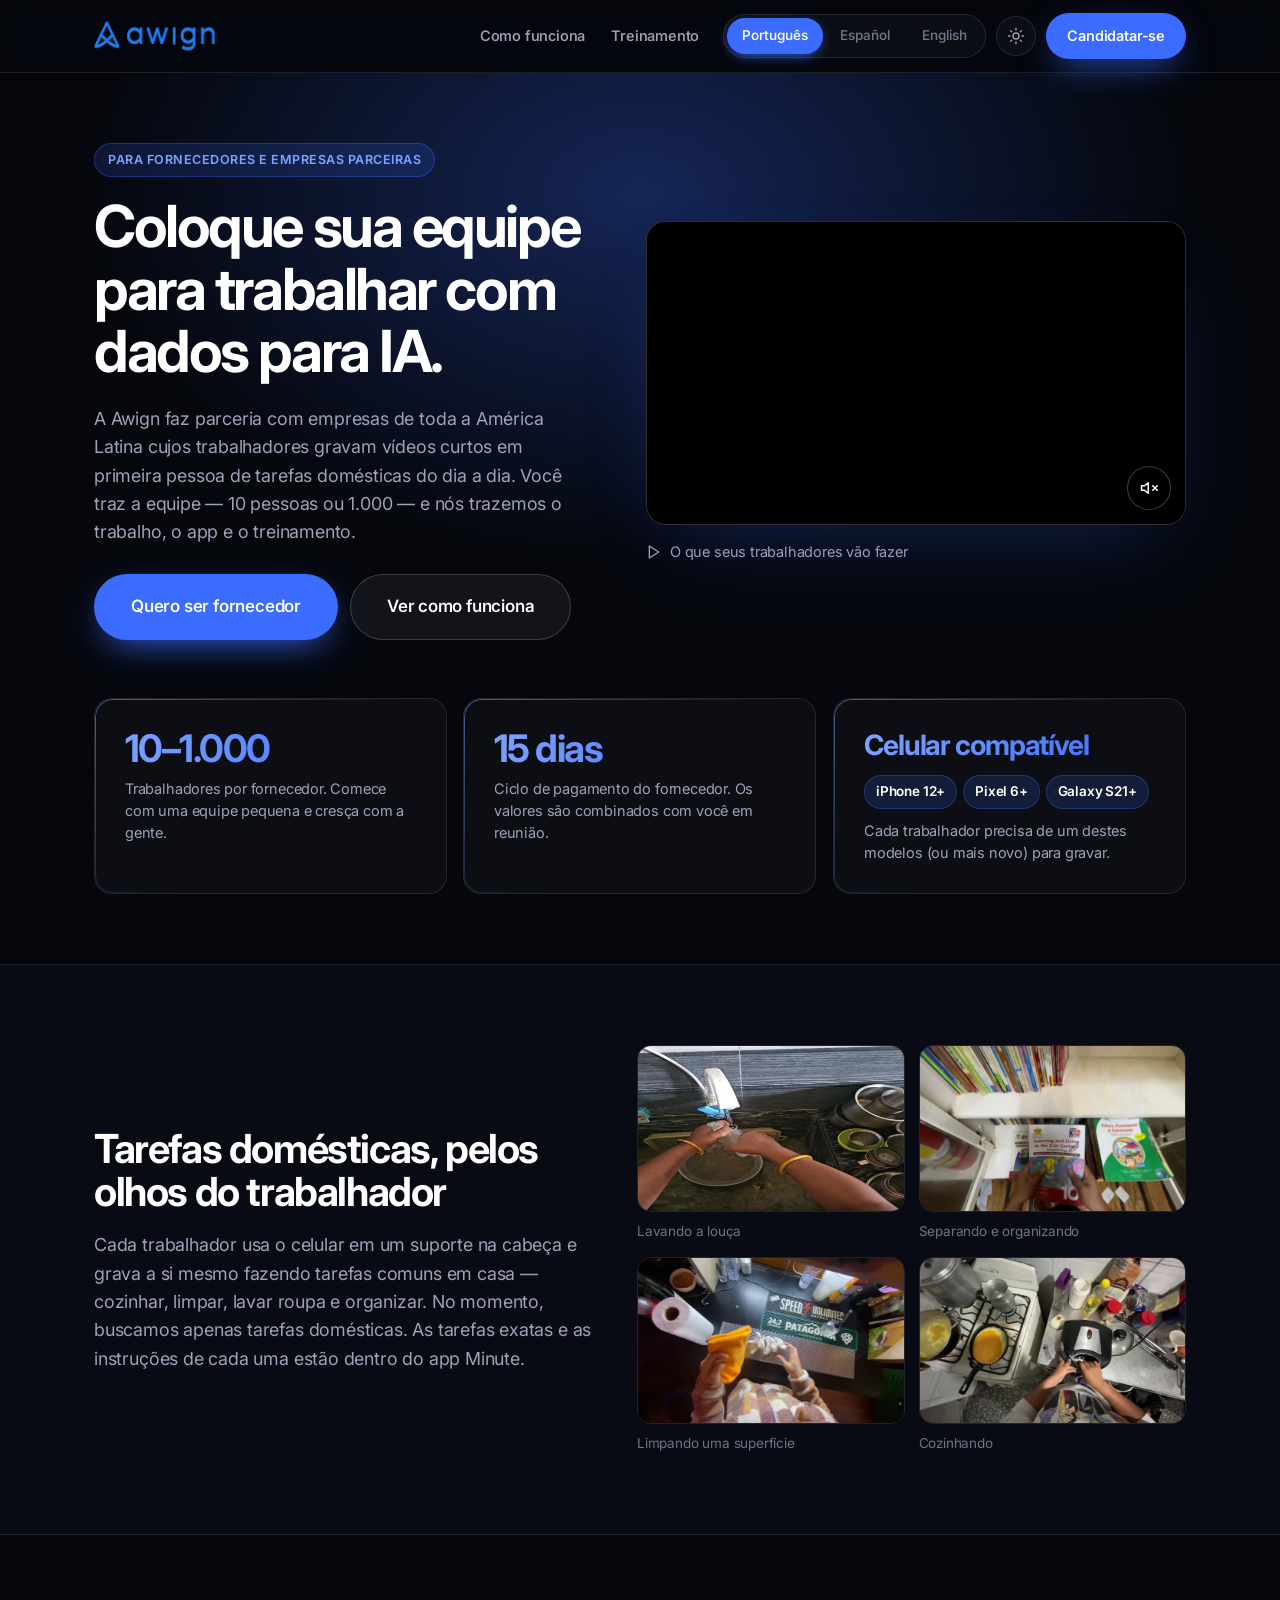
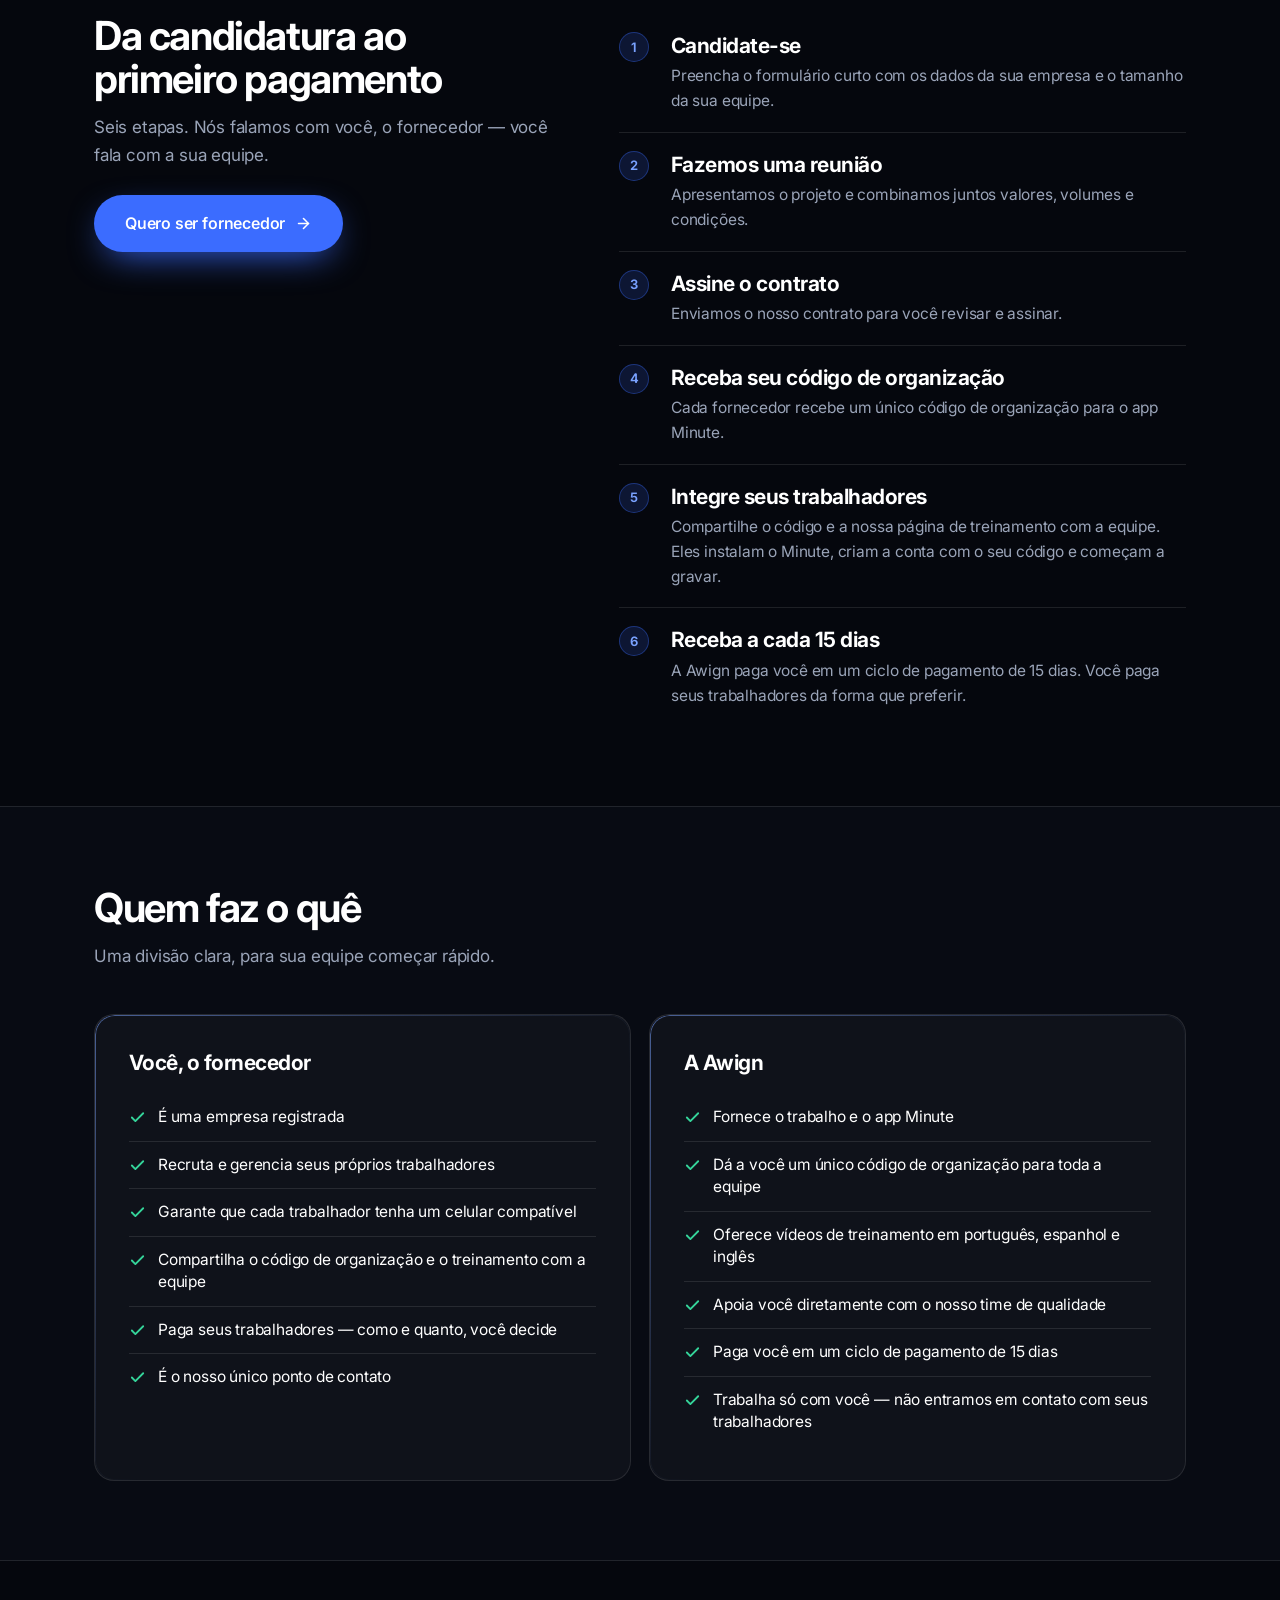
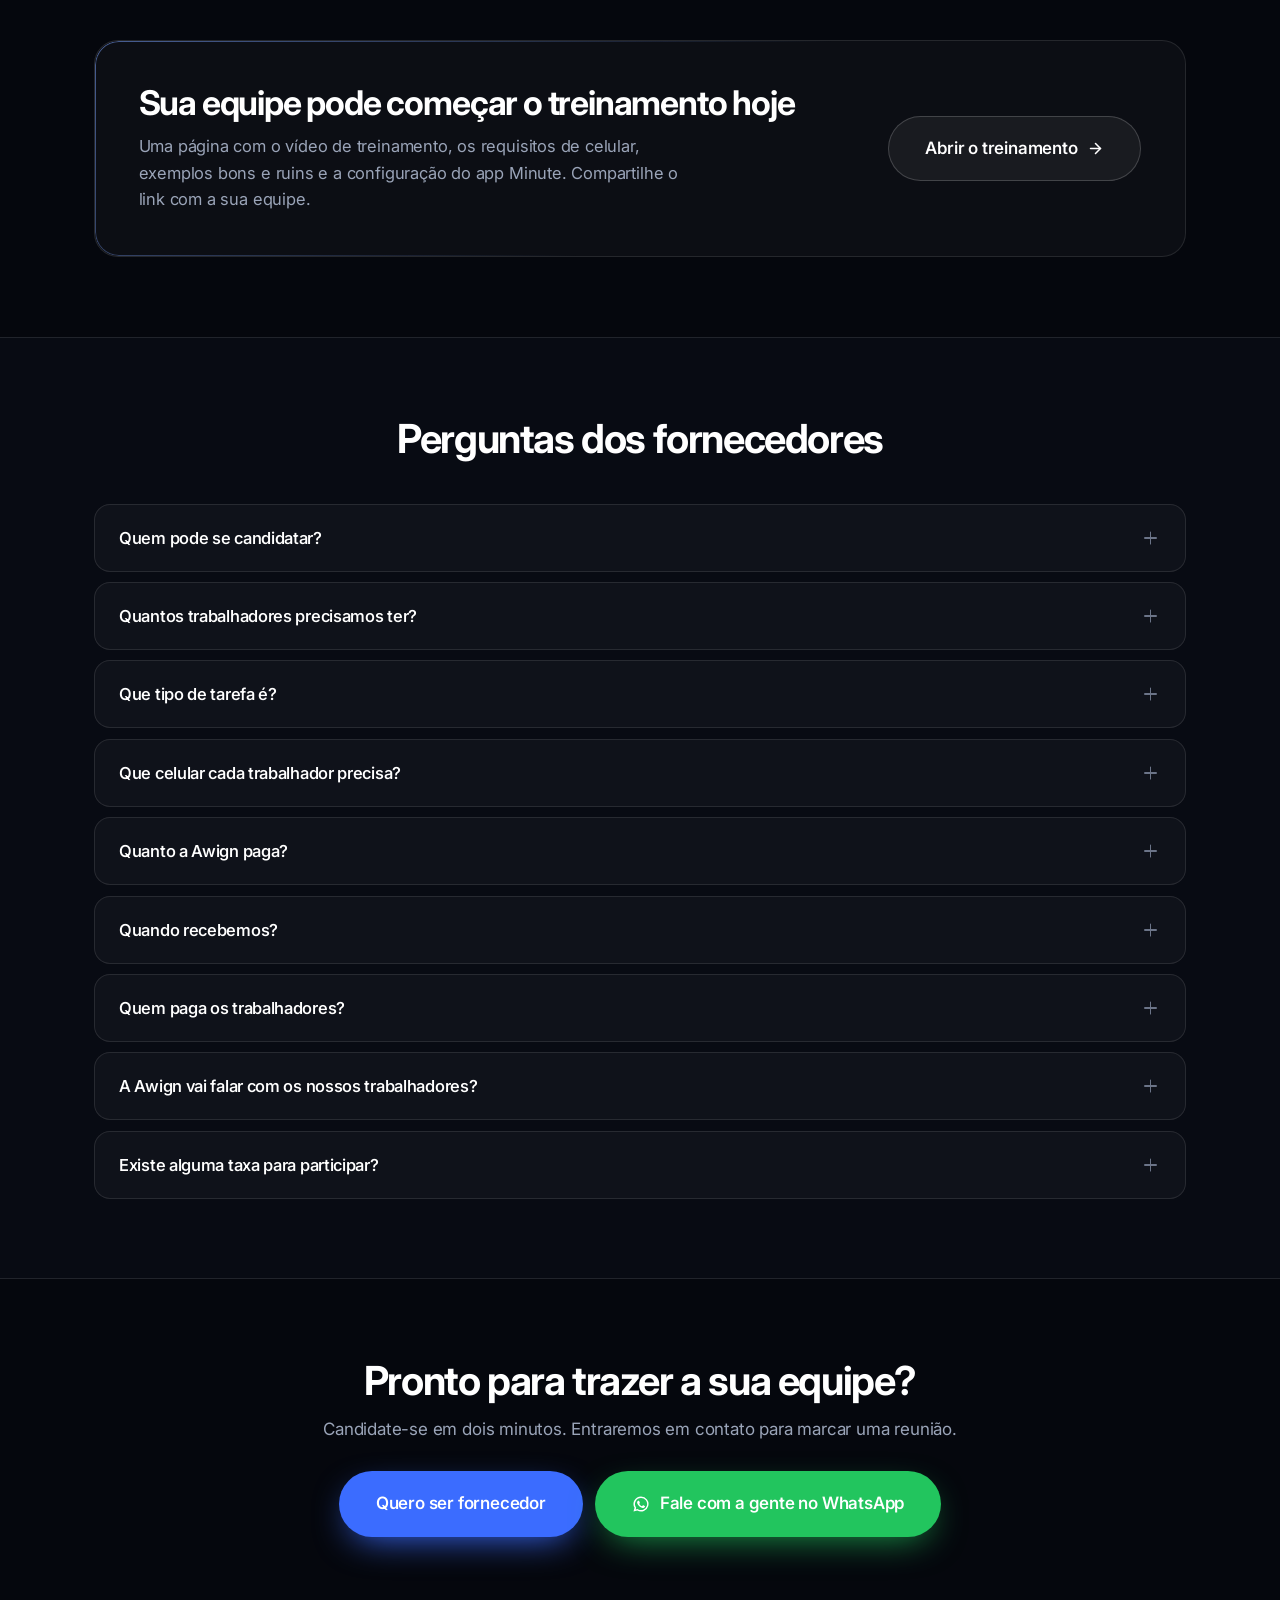
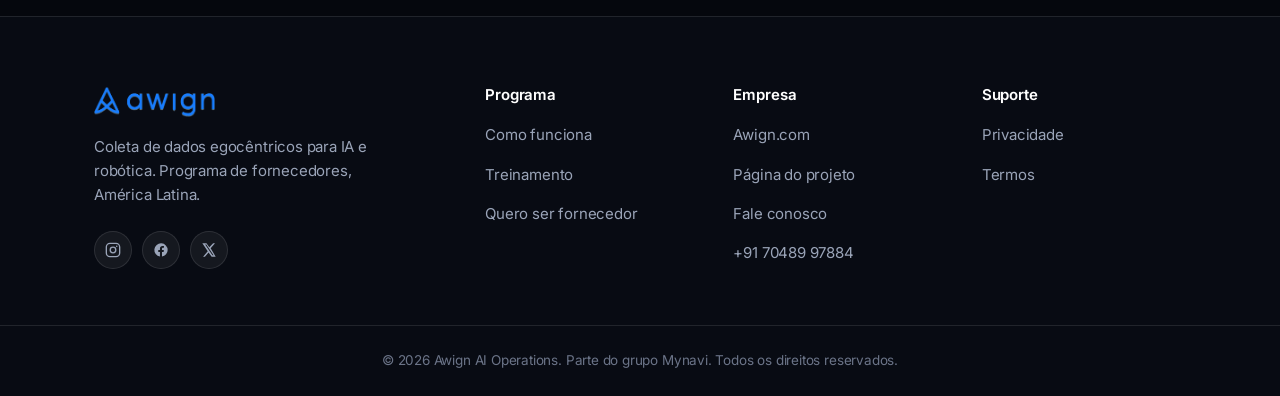
<file: index.html>
<!doctype html>
<html lang="pt" data-theme="dark">
<head>
<meta charset="utf-8" />
<meta name="viewport" content="width=device-width, initial-scale=1" />
<title>Awign — Programa de Fornecedores</title>
<meta name="description" content="Seja fornecedor da Awign: sua equipe grava tarefas domésticas em primeira pessoa para projetos de IA. Treinamento, app e pagamento em ciclos de 15 dias." />
<link rel="icon" type="image/png" href="assets/favicon.png" />
<link rel="apple-touch-icon" href="assets/favicon.png" />
<link rel="preconnect" href="https://fonts.googleapis.com" />
<link rel="preconnect" href="https://fonts.gstatic.com" crossorigin />
<link href="https://fonts.googleapis.com/css2?family=Inter:wght@400;500;600;700&display=swap" rel="stylesheet" />
<link rel="stylesheet" href="styles.css" />
<script>
  (function () {
    var t = null;
    try { t = localStorage.getItem("awign_theme"); } catch (e) {}
    document.documentElement.setAttribute("data-theme", t === "light" ? "light" : "dark");
  })();
</script>
</head>
<body data-page="home">

<div id="nav"></div>

<main id="top">

  <!-- ================= HERO ================= -->
  <header class="hero">
    <div class="hero__aura"></div>
    <div class="shell hero__in">
      <div class="rv">
        <span class="eyebrow" data-i18n="heroEyebrow"></span>
        <h1 data-i18n="heroTitle"></h1>
        <p class="lede" data-i18n="heroLede"></p>
        <div class="hero__cta">
          <a class="btn btn--primary btn--lg" href="apply.html" data-i18n="heroCta"></a>
          <a class="btn btn--ghost btn--lg" href="#how" data-i18n="heroCta2"></a>
        </div>
      </div>
      <div class="rv">
        <div class="vid" id="v-hero"></div>
        <p class="vid__cap"><svg width="16" height="16" viewBox="0 0 24 24" fill="none" stroke="currentColor" stroke-width="2" stroke-linecap="round" stroke-linejoin="round"><polygon points="5 3 19 12 5 21 5 3"/></svg><span data-i18n="heroVideoCap"></span></p>
      </div>
    </div>

    <div class="shell">
      <div class="stats">
        <div class="stat card card--edge card--spot card--lift rv">
          <div class="stat__v" data-i18n="stat1V"></div>
          <div class="stat__l" data-i18n="stat1L"></div>
        </div>
        <div class="stat card card--edge card--spot card--lift rv">
          <div class="stat__v" data-i18n="stat2V"></div>
          <div class="stat__l" data-i18n="stat2L"></div>
        </div>
        <div class="stat stat--phone card card--edge card--spot card--lift rv">
          <div class="stat__v" data-i18n="stat3V"></div>
          <div class="phones"></div>
          <div class="stat__l" data-i18n="stat3L"></div>
        </div>
      </div>
    </div>
  </header>

  <!-- ================= THE WORK ================= -->
  <section class="sec sec--tint" id="work">
    <div class="shell work">
      <div class="rv">
        <h2 data-i18n="workTitle"></h2>
        <p class="lede" style="margin-top:18px" data-i18n="workBody"></p>
      </div>
      <div class="work__grid rv">
        <figure>
          <div class="shot"><img src="assets/img/pov-dishes.jpg" alt="" loading="lazy" /></div>
          <figcaption data-i18n="workCap1"></figcaption>
        </figure>
        <figure>
          <div class="shot"><img src="assets/img/pov-sorting.jpg" alt="" loading="lazy" /></div>
          <figcaption data-i18n="workCap2"></figcaption>
        </figure>
        <figure>
          <div class="shot"><img src="assets/img/pov-wiping.jpg" alt="" loading="lazy" /></div>
          <figcaption data-i18n="workCap3"></figcaption>
        </figure>
        <figure>
          <div class="shot"><img src="assets/img/pov-cooking.jpg" alt="" loading="lazy" /></div>
          <figcaption data-i18n="workCap4"></figcaption>
        </figure>
      </div>
    </div>
  </section>

  <!-- ================= HOW IT WORKS ================= -->
  <section class="sec" id="how">
    <div class="shell how">
      <div class="head rv">
        <h2 data-i18n="howTitle"></h2>
        <p data-i18n="howBody"></p>
        <a class="btn btn--primary how__cta" href="apply.html"><span data-i18n="heroCta"></span><svg width="17" height="17" viewBox="0 0 24 24" fill="none" stroke="currentColor" stroke-width="2.2" stroke-linecap="round" stroke-linejoin="round"><line x1="5" y1="12" x2="19" y2="12"/><polyline points="12 5 19 12 12 19"/></svg></a>
      </div>
      <div class="rv" id="how-steps"></div>
    </div>
  </section>

  <!-- ================= ROLES ================= -->
  <section class="sec sec--tint" id="roles">
    <div class="shell">
      <div class="head rv">
        <h2 data-i18n="rolesTitle"></h2>
        <p data-i18n="rolesBody"></p>
      </div>
      <div class="dd">
        <div class="dd__col dd--good card card--edge card--spot rv">
          <h3 data-i18n="youTitle"></h3>
          <ul id="you-list"></ul>
        </div>
        <div class="dd__col dd--good card card--edge card--spot rv">
          <h3 data-i18n="weTitle"></h3>
          <ul id="we-list"></ul>
        </div>
      </div>
    </div>
  </section>

  <!-- ================= TRAINING LINK ================= -->
  <section class="sec" id="training">
    <div class="shell">
      <div class="band card card--edge card--spot rv">
        <div>
          <h2 data-i18n="trainTitle"></h2>
          <p data-i18n="trainBody"></p>
        </div>
        <a class="btn btn--ghost btn--lg" href="training.html"><span data-i18n="trainCta"></span><svg width="17" height="17" viewBox="0 0 24 24" fill="none" stroke="currentColor" stroke-width="2.2" stroke-linecap="round" stroke-linejoin="round"><line x1="5" y1="12" x2="19" y2="12"/><polyline points="12 5 19 12 12 19"/></svg></a>
      </div>
    </div>
  </section>

  <!-- ================= FAQ ================= -->
  <section class="sec sec--tint" id="faq">
    <div class="shell">
      <div class="head head--center rv">
        <h2 data-i18n="faqTitle"></h2>
      </div>
      <div class="faq" id="faq-list"></div>
    </div>
  </section>

  <!-- ================= FINAL CTA ================= -->
  <section class="sec" id="apply-cta">
    <div class="shell">
      <div class="final rv">
        <h2 data-i18n="ctaTitle"></h2>
        <p data-i18n="ctaBody"></p>
        <div class="hero__cta">
          <a class="btn btn--primary btn--lg" href="apply.html" data-i18n="heroCta"></a>
          <a class="btn btn--wa btn--lg js-wa" target="_blank" rel="noopener" onclick="track('whatsapp_home')"><svg width="18" height="18" viewBox="0 0 24 24" fill="currentColor"><path d="M12 2a10 10 0 00-8.6 15.1L2 22l5-1.35A10 10 0 1012 2zm0 1.9a8.1 8.1 0 11-4.2 15l-.3-.18-2.6.7.7-2.55-.2-.31A8.1 8.1 0 0112 3.9zm-3.6 3.7c-.17 0-.45.06-.68.31-.23.25-.9.87-.9 2.12s.92 2.46 1.05 2.63c.13.17 1.8 2.86 4.42 3.9 2.18.86 2.62.69 3.1.64.47-.04 1.5-.61 1.72-1.2.21-.6.21-1.1.15-1.2-.06-.11-.23-.17-.48-.3-.25-.12-1.5-.74-1.73-.82-.23-.09-.4-.13-.57.12s-.65.82-.8.99c-.14.17-.29.19-.54.06-.25-.12-1.06-.39-2.02-1.25-.75-.66-1.25-1.48-1.4-1.73-.14-.25-.01-.38.11-.5.11-.11.25-.29.38-.44.12-.15.16-.25.24-.42.08-.17.04-.31-.02-.44-.06-.12-.56-1.37-.77-1.87-.2-.49-.4-.42-.55-.43h-.47z"/></svg><span data-i18n="ctaWa"></span></a>
        </div>
      </div>
    </div>
  </section>

</main>

<div id="foot"></div>

<script src="i18n.js"></script>
<script src="script.js"></script>
</body>
</html>
</file>
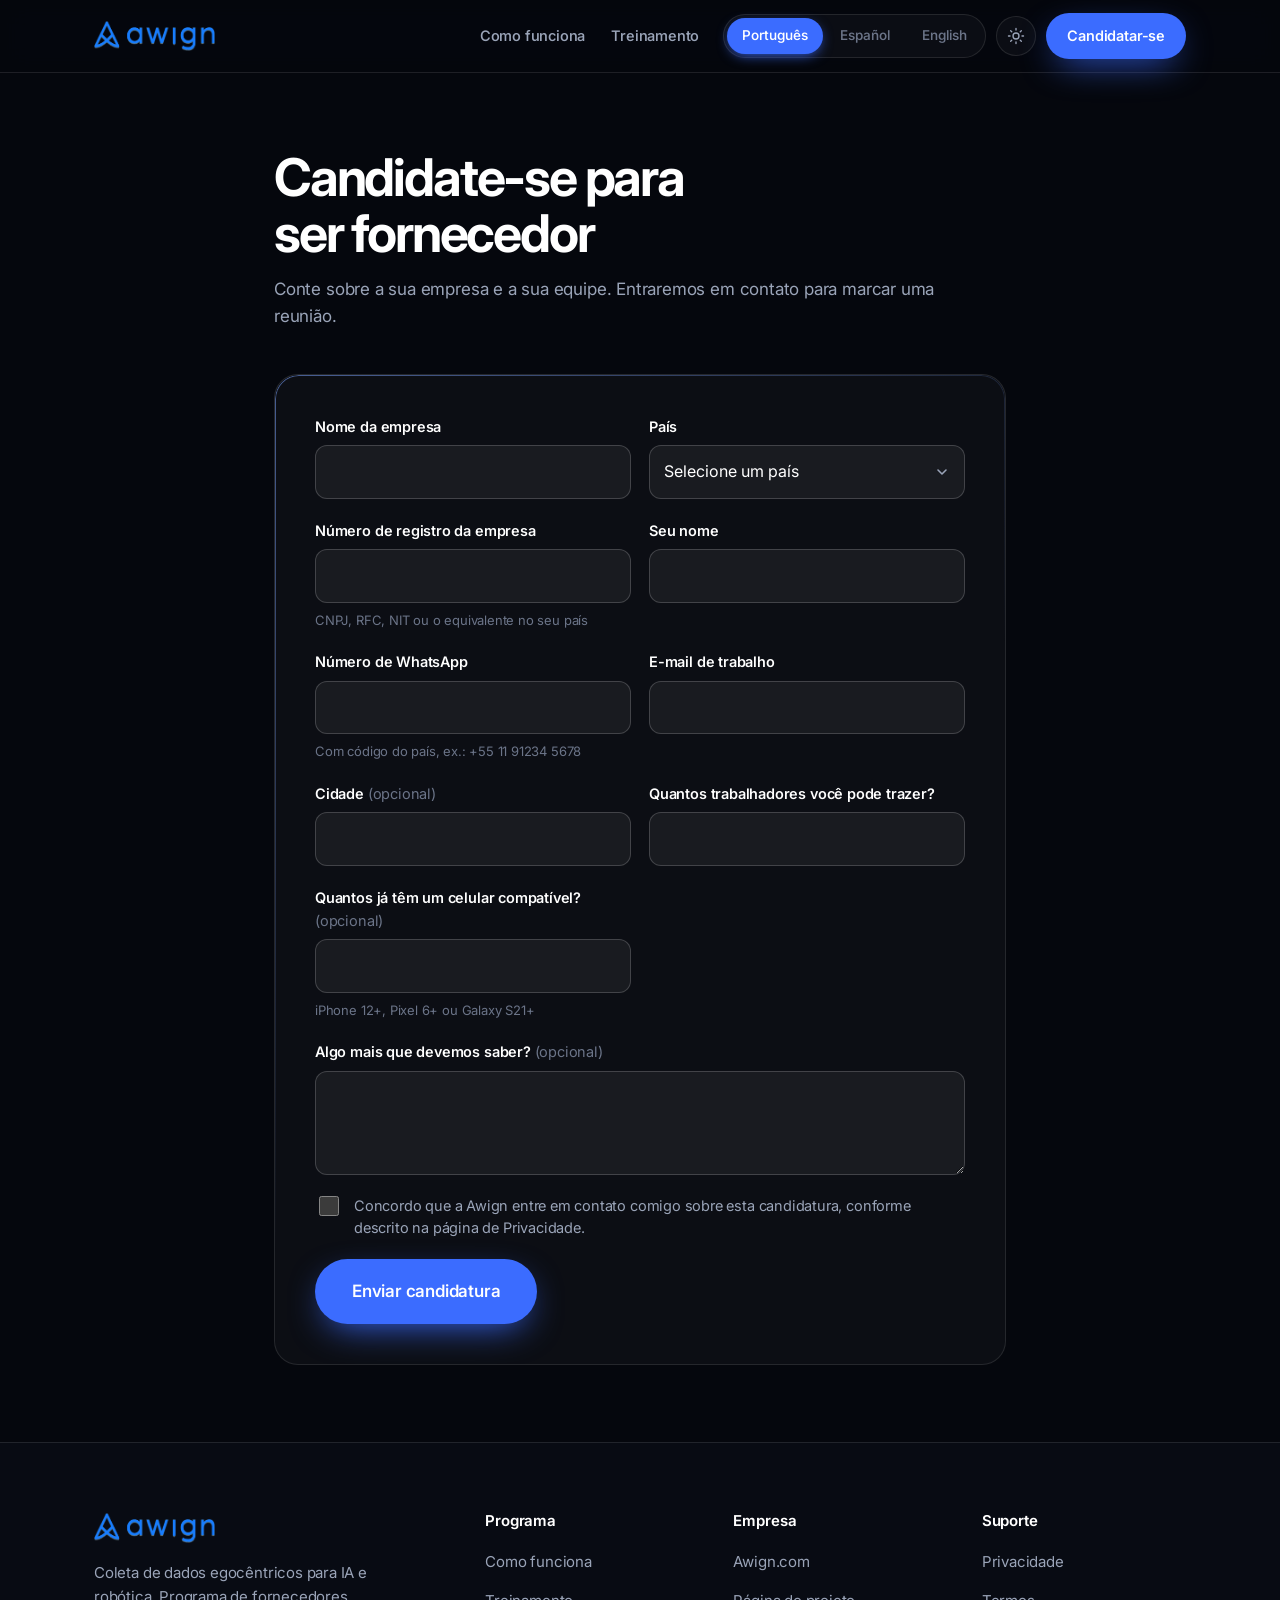
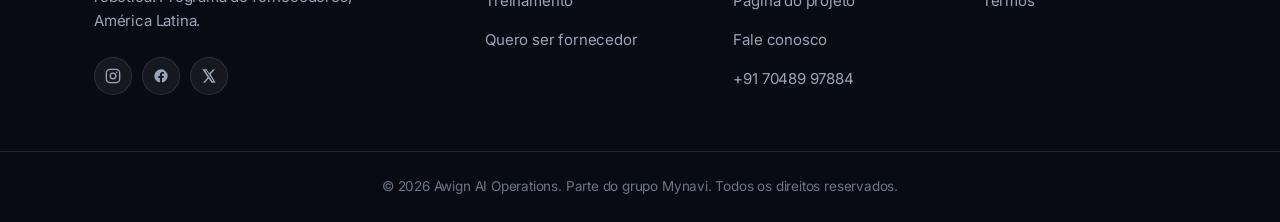
<file: apply.html>
<!doctype html>
<html lang="pt" data-theme="dark">
<head>
<meta charset="utf-8" />
<meta name="viewport" content="width=device-width, initial-scale=1" />
<title>Awign — Seja um fornecedor</title>
<meta name="description" content="Candidate sua empresa ao programa de fornecedores da Awign." />
<link rel="icon" type="image/png" href="assets/favicon.png" />
<link rel="apple-touch-icon" href="assets/favicon.png" />
<link rel="preconnect" href="https://fonts.googleapis.com" />
<link rel="preconnect" href="https://fonts.gstatic.com" crossorigin />
<link href="https://fonts.googleapis.com/css2?family=Inter:wght@400;500;600;700&display=swap" rel="stylesheet" />
<link rel="stylesheet" href="styles.css" />
<script>
  (function () {
    var t = null;
    try { t = localStorage.getItem("awign_theme"); } catch (e) {}
    document.documentElement.setAttribute("data-theme", t === "light" ? "light" : "dark");
  })();
</script>
</head>
<body data-page="apply">

<div id="nav"></div>

<main class="shell apply" id="top">
  <div class="head">
    <h1 data-i18n="aTitle"></h1>
    <p data-i18n="aLede"></p>
  </div>

  <form class="form card card--edge" id="apply-form" novalidate></form>

  <div class="ok card card--edge" id="apply-ok" hidden>
    <div class="ok__icon"><svg width="28" height="28" viewBox="0 0 24 24" fill="none" stroke="currentColor" stroke-width="2.6" stroke-linecap="round" stroke-linejoin="round"><polyline points="20 6 9 17 4 12"/></svg></div>
    <h2 data-i18n="okTitle"></h2>
    <p data-i18n="okBody"></p>
    <div class="hero__cta">
      <a class="btn btn--wa js-wa" target="_blank" rel="noopener" onclick="track('whatsapp_apply')"><svg width="18" height="18" viewBox="0 0 24 24" fill="currentColor"><path d="M12 2a10 10 0 00-8.6 15.1L2 22l5-1.35A10 10 0 1012 2zm0 1.9a8.1 8.1 0 11-4.2 15l-.3-.18-2.6.7.7-2.55-.2-.31A8.1 8.1 0 0112 3.9zm-3.6 3.7c-.17 0-.45.06-.68.31-.23.25-.9.87-.9 2.12s.92 2.46 1.05 2.63c.13.17 1.8 2.86 4.42 3.9 2.18.86 2.62.69 3.1.64.47-.04 1.5-.61 1.72-1.2.21-.6.21-1.1.15-1.2-.06-.11-.23-.17-.48-.3-.25-.12-1.5-.74-1.73-.82-.23-.09-.4-.13-.57.12s-.65.82-.8.99c-.14.17-.29.19-.54.06-.25-.12-1.06-.39-2.02-1.25-.75-.66-1.25-1.48-1.4-1.73-.14-.25-.01-.38.11-.5.11-.11.25-.29.38-.44.12-.15.16-.25.24-.42.08-.17.04-.31-.02-.44-.06-.12-.56-1.37-.77-1.87-.2-.49-.4-.42-.55-.43h-.47z"/></svg><span data-i18n="okWa"></span></a>
      <a class="btn btn--ghost" href="index.html" data-i18n="okHome"></a>
    </div>
  </div>
</main>

<div id="foot"></div>

<script src="i18n.js"></script>
<script src="script.js"></script>
</body>
</html>
</file>
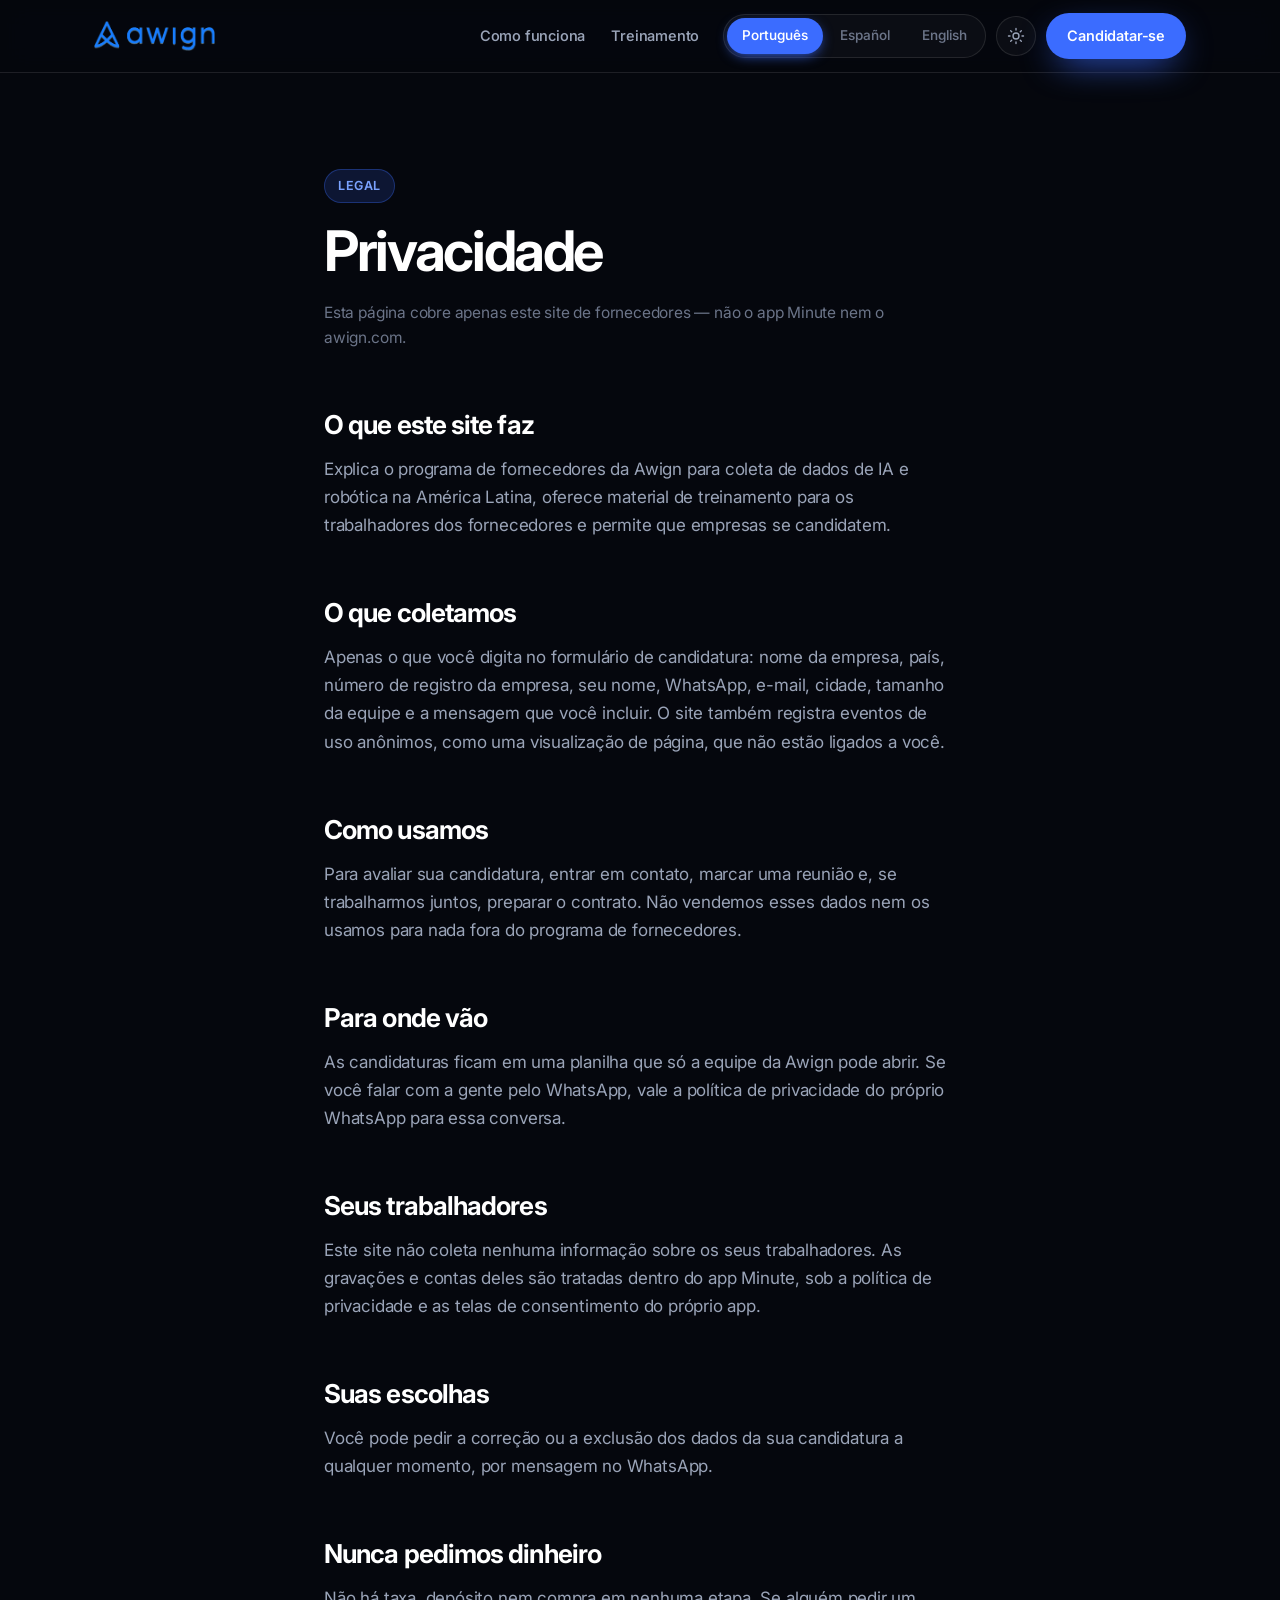
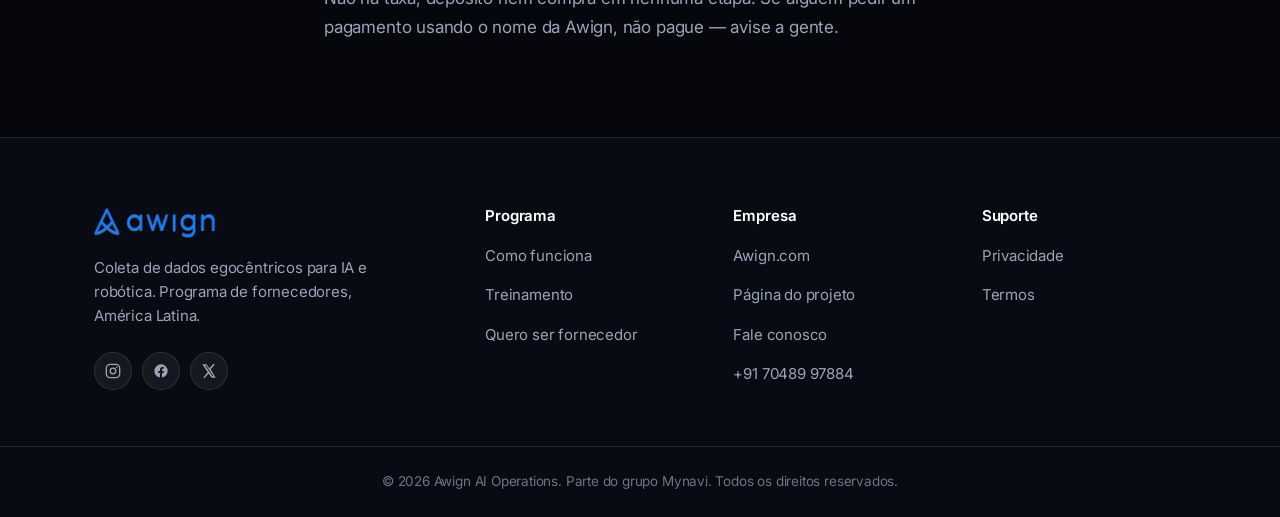
<file: privacy.html>
<!doctype html>
<html lang="pt" data-theme="dark">
<head>
<meta charset="utf-8" />
<meta name="viewport" content="width=device-width, initial-scale=1" />
<title>Privacidade — Awign Fornecedores</title>
<meta name="description" content="Privacidade — Awign Fornecedores" />
<link rel="icon" type="image/png" href="assets/favicon.png" />
<link rel="apple-touch-icon" href="assets/favicon.png" />
<link rel="preconnect" href="https://fonts.googleapis.com" />
<link rel="preconnect" href="https://fonts.gstatic.com" crossorigin />
<link href="https://fonts.googleapis.com/css2?family=Inter:wght@400;500;600;700&display=swap" rel="stylesheet" />
<link rel="stylesheet" href="styles.css" />
<script>
  (function () {
    var t = null;
    try { t = localStorage.getItem("awign_theme"); } catch (e) {}
    document.documentElement.setAttribute("data-theme", t === "light" ? "light" : "dark");
  })();
</script>
</head>
<body data-page="privacy">

<div id="nav"></div>

<main class="shell legal" id="legal"></main>

<div id="foot"></div>

<script src="i18n.js"></script>
<script src="script.js"></script>
</body>
</html>
</file>
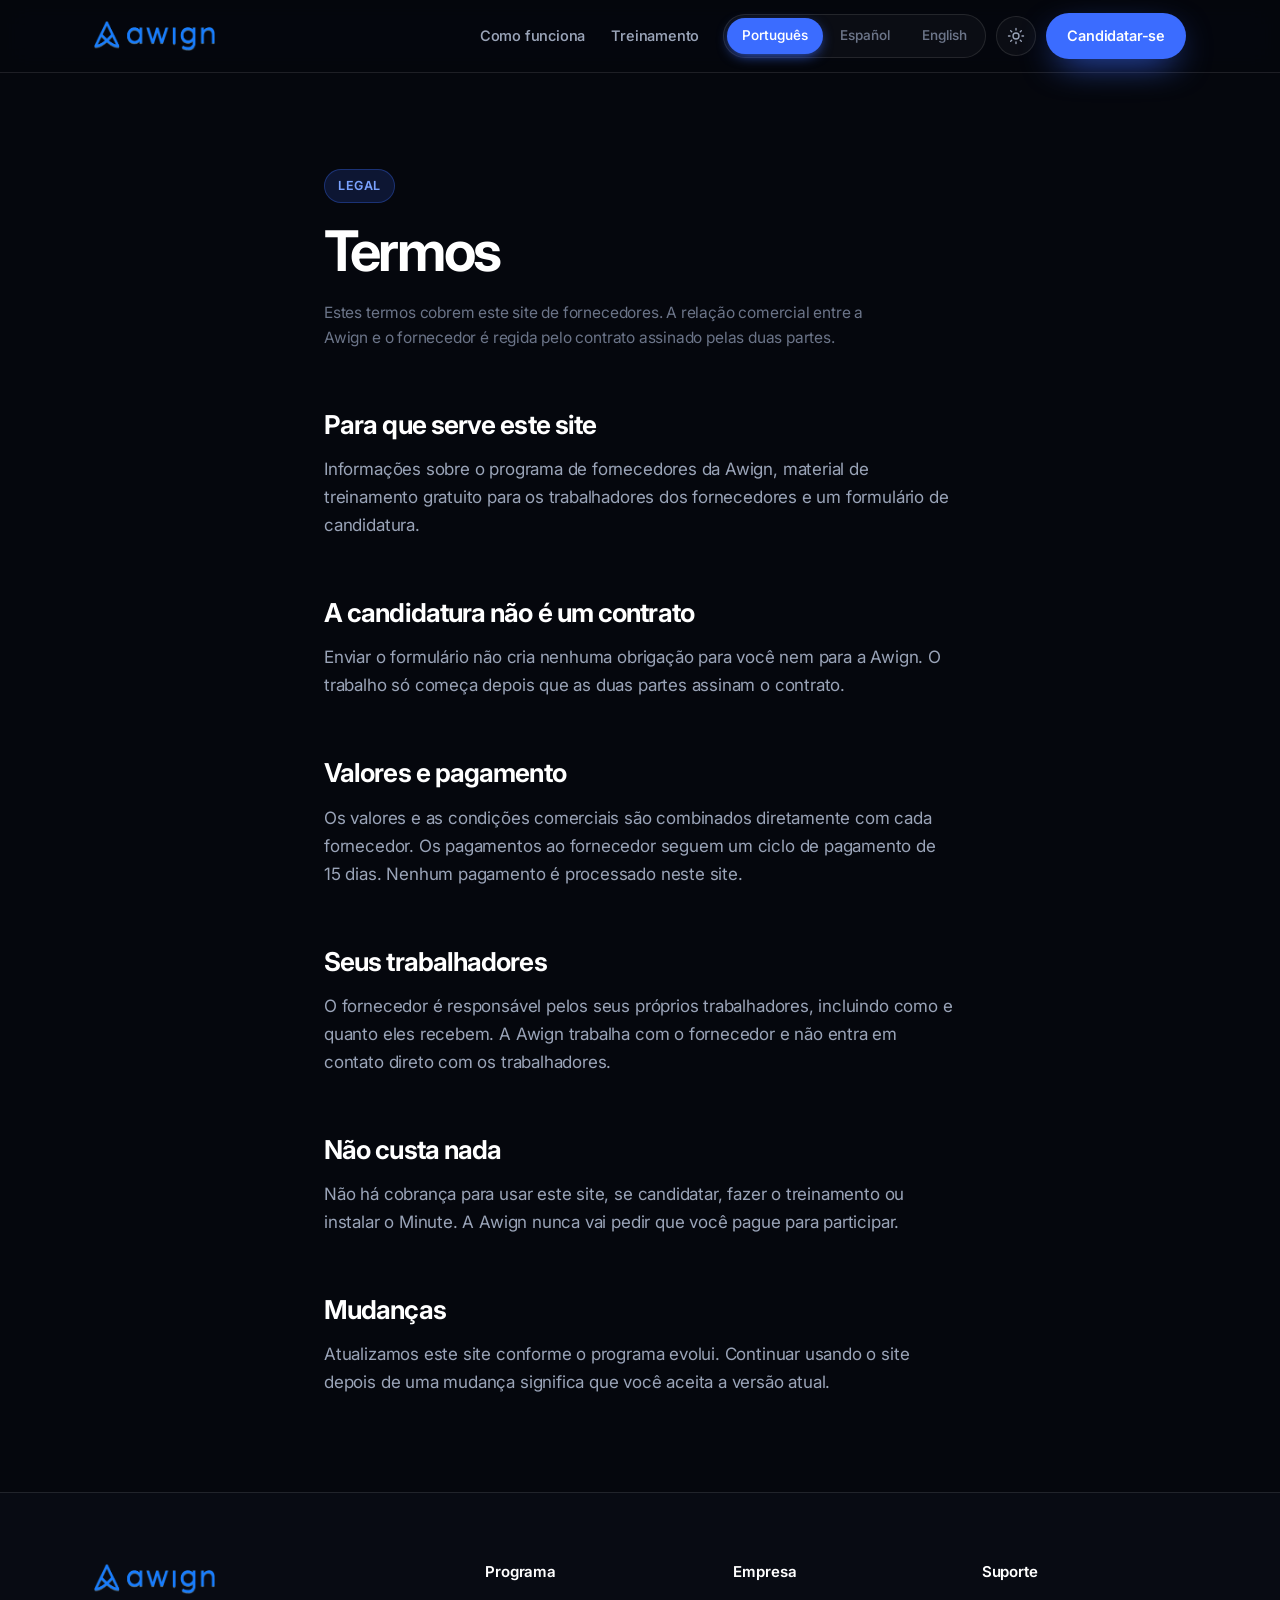
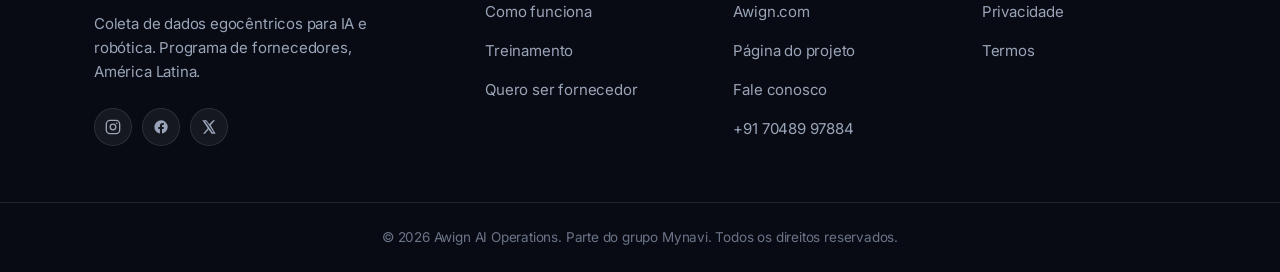
<file: terms.html>
<!doctype html>
<html lang="pt" data-theme="dark">
<head>
<meta charset="utf-8" />
<meta name="viewport" content="width=device-width, initial-scale=1" />
<title>Termos — Awign Fornecedores</title>
<meta name="description" content="Termos — Awign Fornecedores" />
<link rel="icon" type="image/png" href="assets/favicon.png" />
<link rel="apple-touch-icon" href="assets/favicon.png" />
<link rel="preconnect" href="https://fonts.googleapis.com" />
<link rel="preconnect" href="https://fonts.gstatic.com" crossorigin />
<link href="https://fonts.googleapis.com/css2?family=Inter:wght@400;500;600;700&display=swap" rel="stylesheet" />
<link rel="stylesheet" href="styles.css" />
<script>
  (function () {
    var t = null;
    try { t = localStorage.getItem("awign_theme"); } catch (e) {}
    document.documentElement.setAttribute("data-theme", t === "light" ? "light" : "dark");
  })();
</script>
</head>
<body data-page="terms">

<div id="nav"></div>

<main class="shell legal" id="legal"></main>

<div id="foot"></div>

<script src="i18n.js"></script>
<script src="script.js"></script>
</body>
</html>
</file>
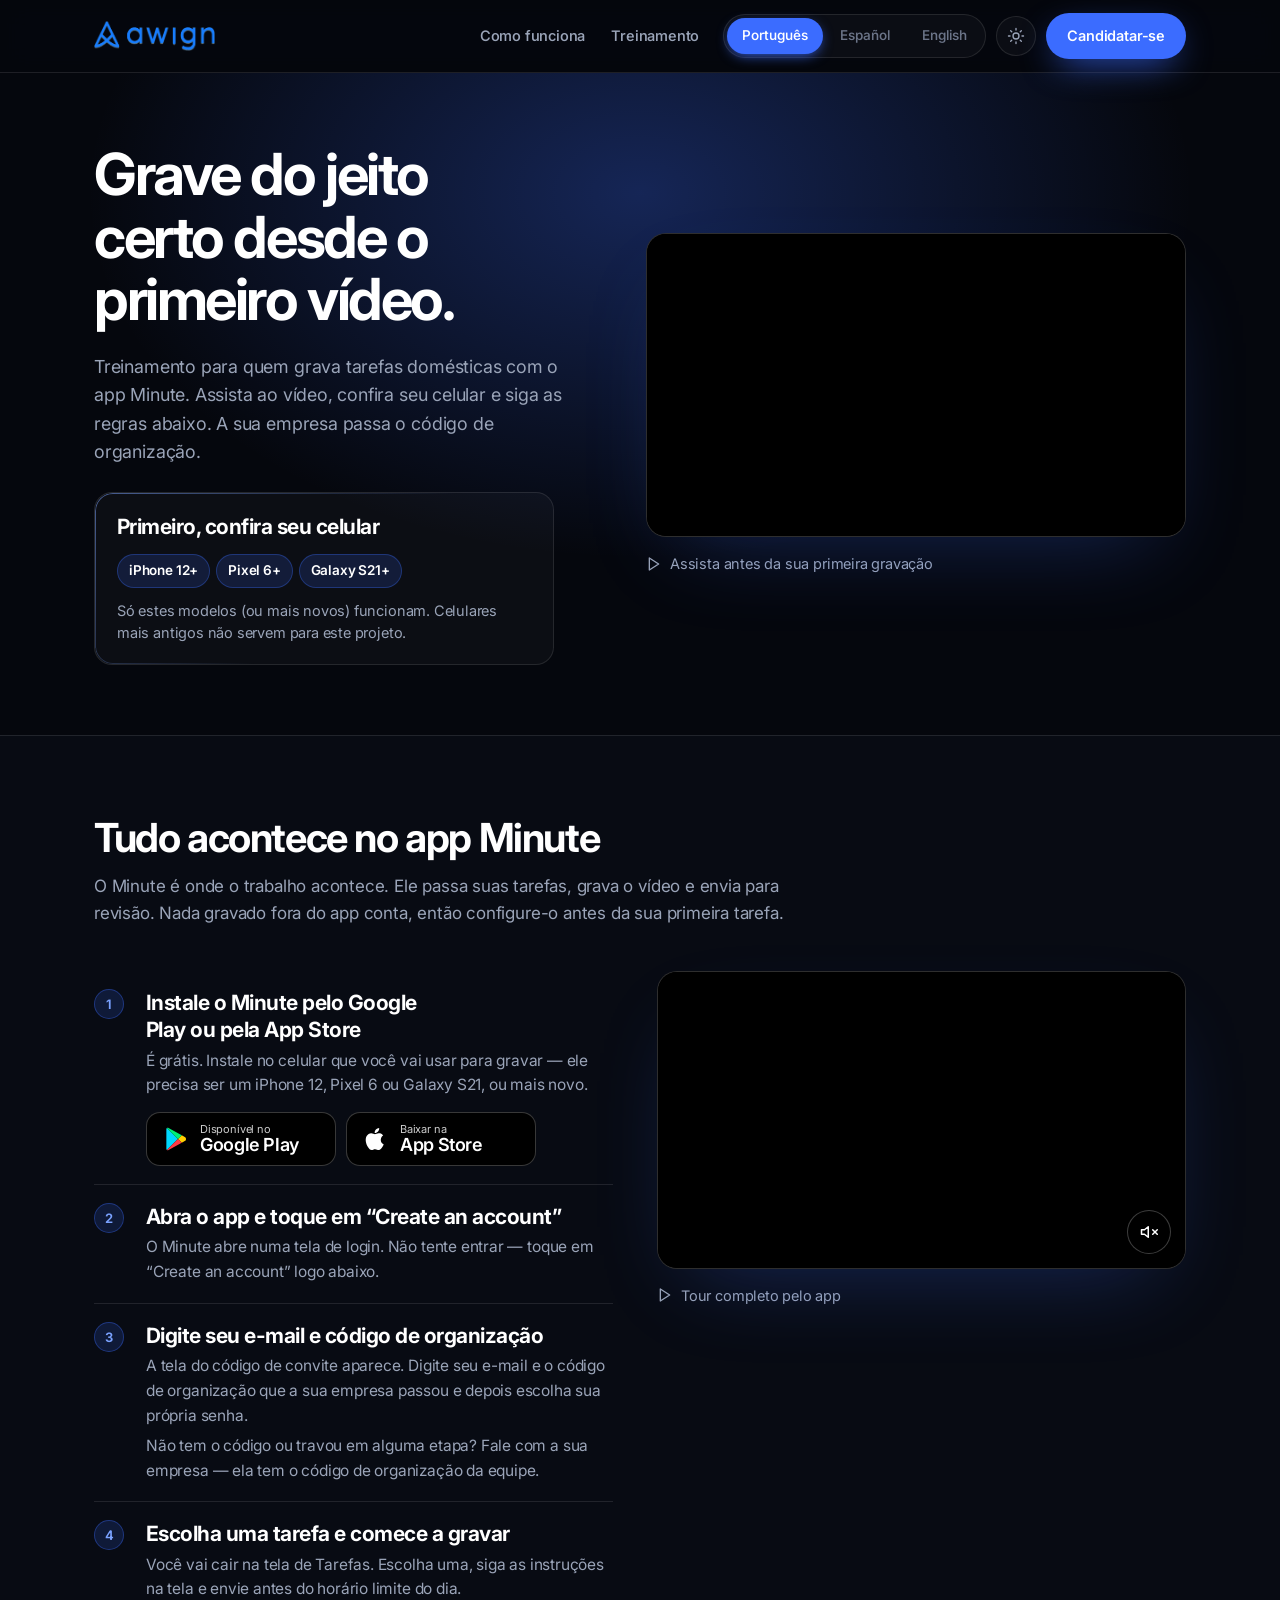
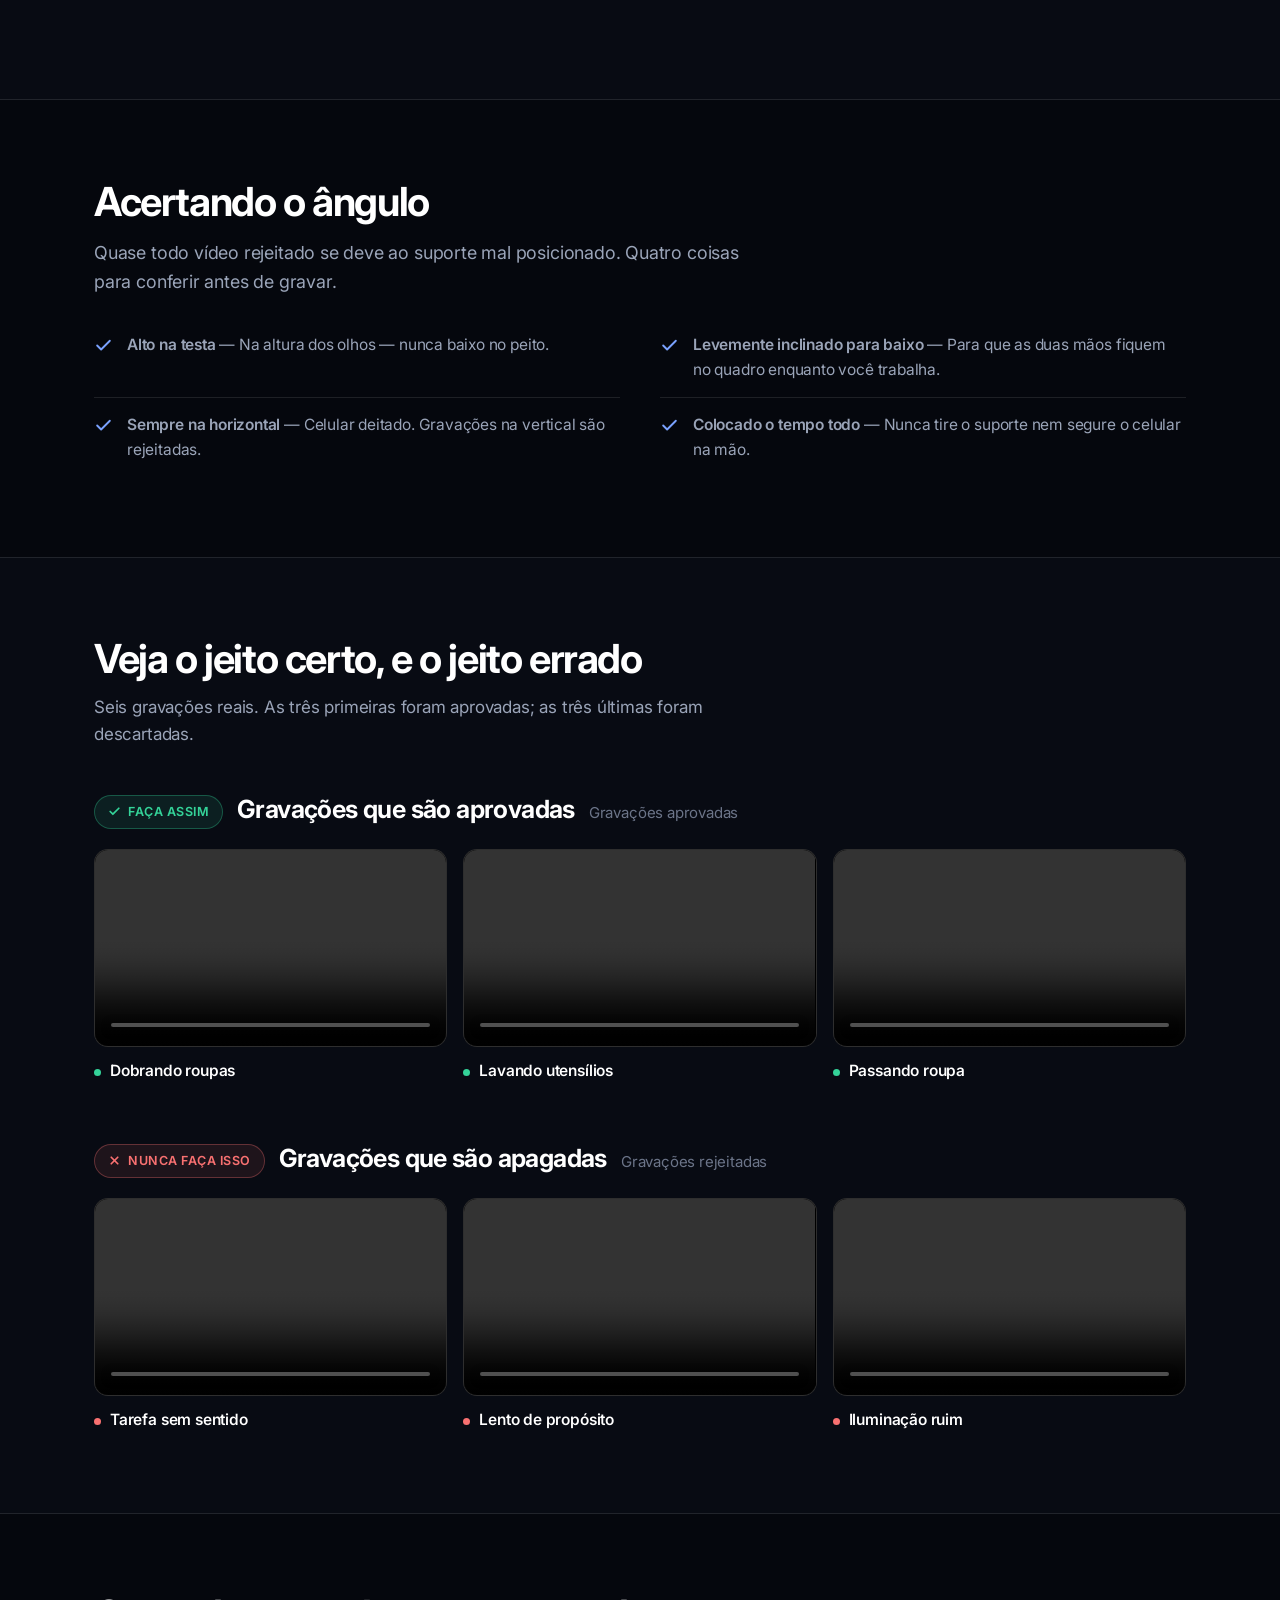
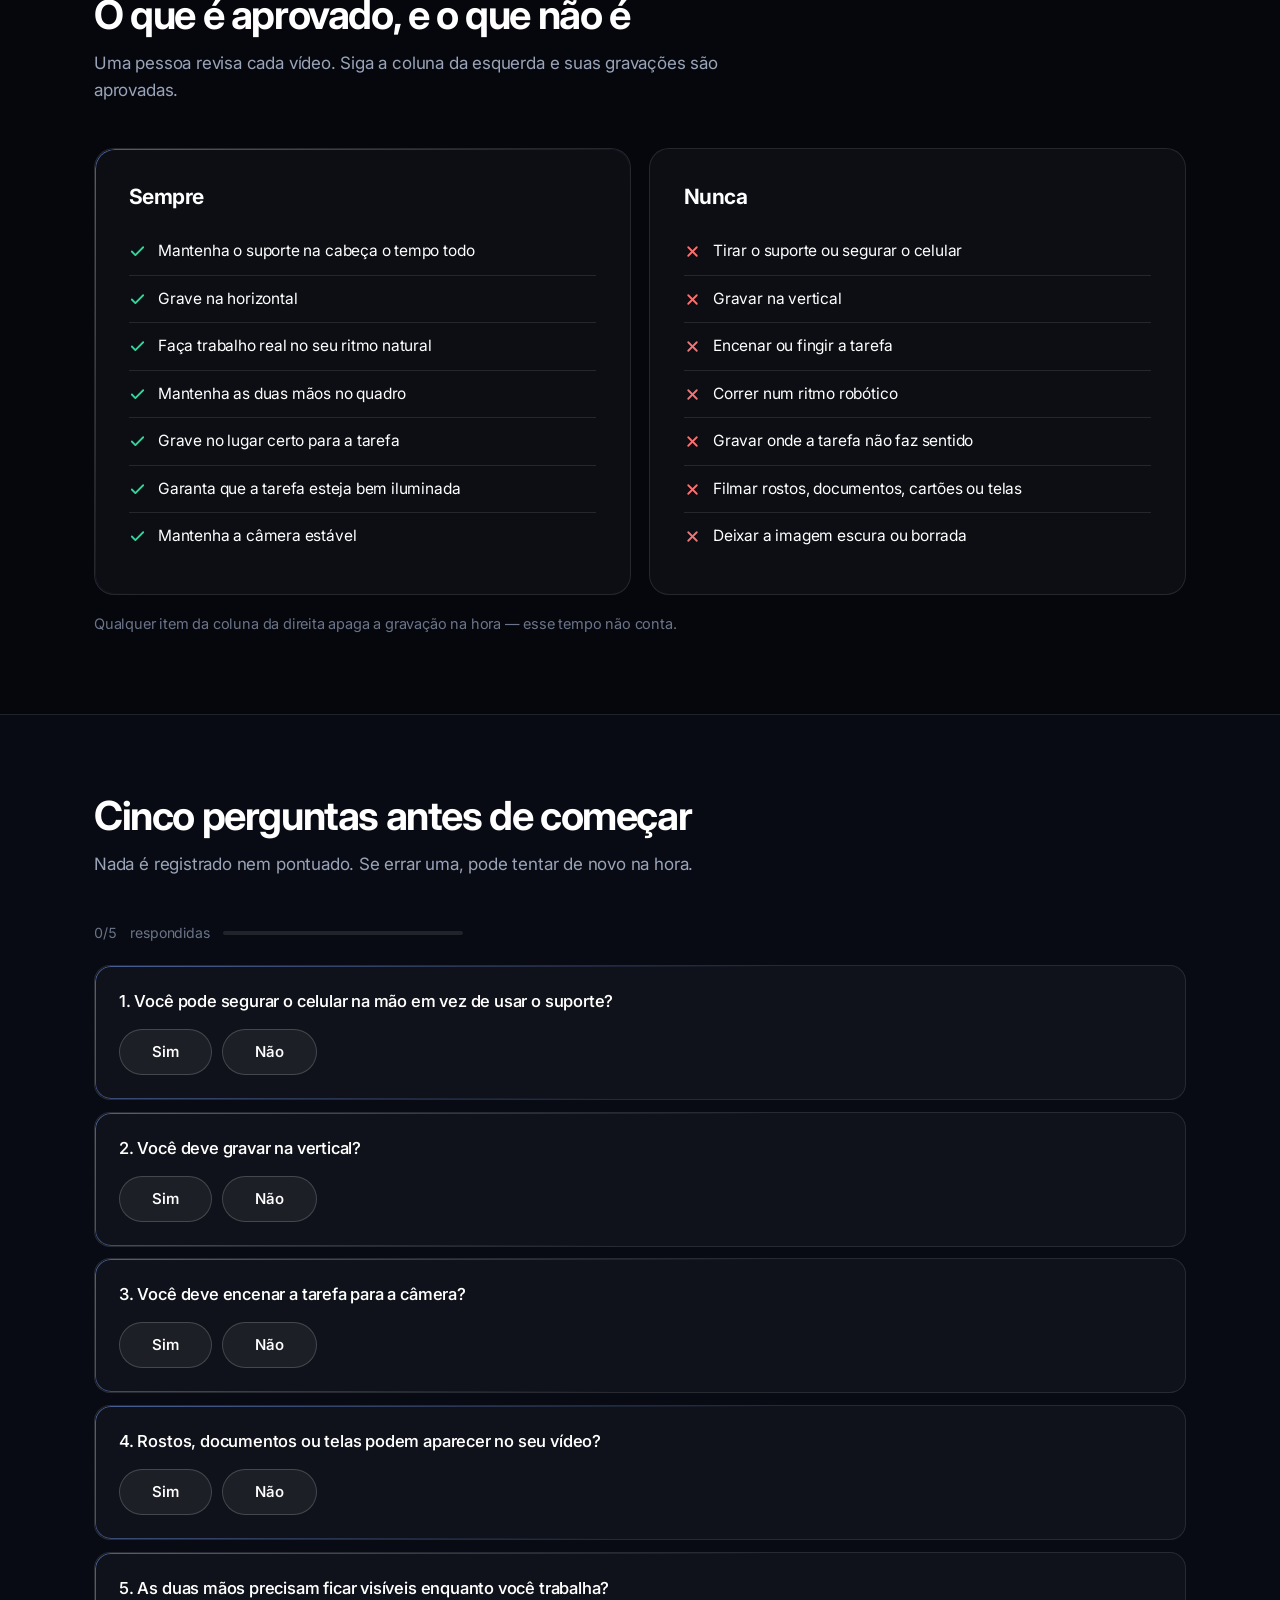
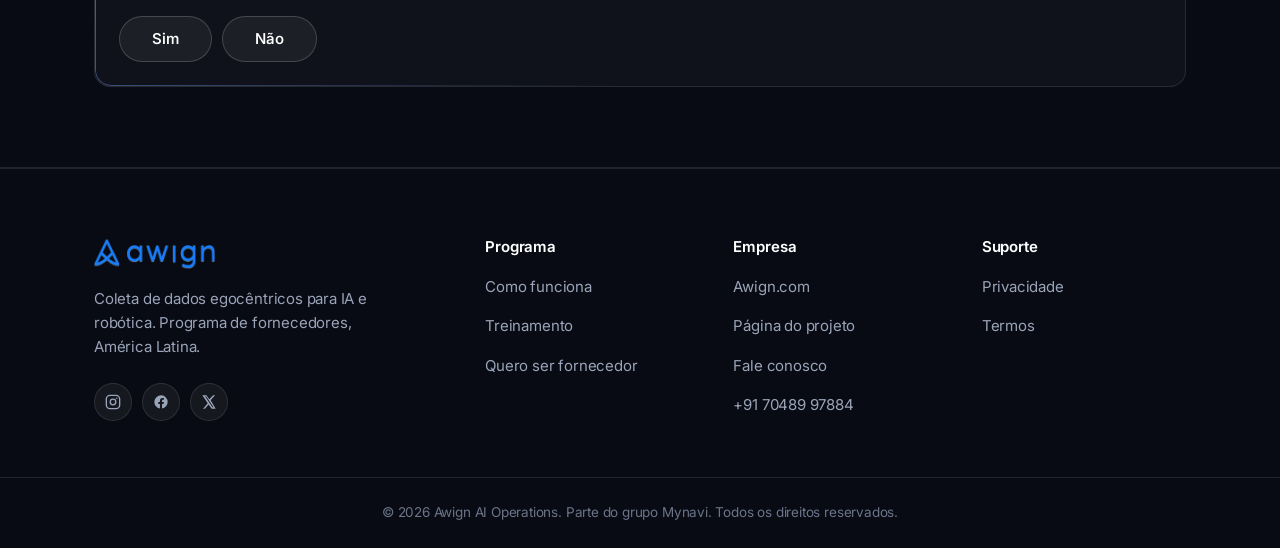
<file: training.html>
<!doctype html>
<html lang="pt" data-theme="dark">
<head>
<meta charset="utf-8" />
<meta name="viewport" content="width=device-width, initial-scale=1" />
<title>Awign — Treinamento para gravação</title>
<meta name="description" content="Treinamento para gravar tarefas domésticas com o app Minute: vídeo, celulares compatíveis, exemplos e regras." />
<link rel="icon" type="image/png" href="assets/favicon.png" />
<link rel="apple-touch-icon" href="assets/favicon.png" />
<link rel="preconnect" href="https://fonts.googleapis.com" />
<link rel="preconnect" href="https://fonts.gstatic.com" crossorigin />
<link href="https://fonts.googleapis.com/css2?family=Inter:wght@400;500;600;700&display=swap" rel="stylesheet" />
<link rel="stylesheet" href="styles.css" />
<script>
  (function () {
    var t = null;
    try { t = localStorage.getItem("awign_theme"); } catch (e) {}
    document.documentElement.setAttribute("data-theme", t === "light" ? "light" : "dark");
  })();
</script>
</head>
<body data-page="training">

<div id="nav"></div>

<main id="top">

  <!-- ================= HERO ================= -->
  <header class="hero">
    <div class="hero__aura"></div>
    <div class="shell hero__in">
      <div class="rv">
        <h1 data-i18n="tHeroTitle"></h1>
        <p class="lede" data-i18n="tHeroLede"></p>
        <div class="phonebox card card--edge">
          <h3 data-i18n="tPhoneTitle"></h3>
          <div class="phones"></div>
          <p data-i18n="tPhoneBody"></p>
        </div>
      </div>
      <div class="rv">
        <div class="vid" id="v-hero"></div>
        <p class="vid__cap"><svg width="16" height="16" viewBox="0 0 24 24" fill="none" stroke="currentColor" stroke-width="2" stroke-linecap="round" stroke-linejoin="round"><polygon points="5 3 19 12 5 21 5 3"/></svg><span data-i18n="tHeroVideoCap"></span></p>
      </div>
    </div>
  </header>

  <!-- ================= MINUTE APP ================= -->
  <section class="sec sec--tint" id="app">
    <div class="shell">
      <div class="head rv">
        <h2 data-i18n="appTitle"></h2>
        <p data-i18n="appBody"></p>
      </div>
      <div class="app">
        <div class="rv"><div id="app-steps"></div></div>
        <div class="app__sticky rv">
          <div class="vid" id="v-app"></div>
          <p class="vid__cap"><svg width="16" height="16" viewBox="0 0 24 24" fill="none" stroke="currentColor" stroke-width="2" stroke-linecap="round" stroke-linejoin="round"><polygon points="5 3 19 12 5 21 5 3"/></svg><span data-i18n="appVideoCap"></span></p>
        </div>
      </div>
    </div>
  </section>

  <!-- ================= SETUP ================= -->
  <section class="sec" id="setup">
    <div class="shell">
      <div class="rv">
        <h2 data-i18n="setupTitle"></h2>
        <p class="lede" style="margin-top:16px" data-i18n="setupBody"></p>
        <div id="setup-list" class="setup__grid" style="margin-top:22px"></div>
      </div>
    </div>
  </section>

  <!-- ================= EXAMPLES ================= -->
  <section class="sec sec--tint" id="examples">
    <div class="shell">
      <div class="head rv">
        <h2 data-i18n="exTitle"></h2>
        <p data-i18n="exBody"></p>
      </div>
      <div class="exgroup rv">
        <div class="exhead">
          <span class="tag tag--good"><svg width="13" height="13" viewBox="0 0 24 24" fill="none" stroke="currentColor" stroke-width="3.2" stroke-linecap="round" stroke-linejoin="round"><polyline points="20 6 9 17 4 12"/></svg><span data-i18n="goodTag"></span></span>
          <h3 data-i18n="goodHeading"></h3>
          <p data-i18n="goodSub"></p>
        </div>
        <div class="clips" id="clips-good"></div>
      </div>
      <div class="exgroup rv">
        <div class="exhead">
          <span class="tag tag--bad"><svg width="13" height="13" viewBox="0 0 24 24" fill="none" stroke="currentColor" stroke-width="3.2" stroke-linecap="round"><line x1="18" y1="6" x2="6" y2="18"/><line x1="6" y1="6" x2="18" y2="18"/></svg><span data-i18n="badTag"></span></span>
          <h3 data-i18n="badHeading"></h3>
          <p data-i18n="badSub"></p>
        </div>
        <div class="clips" id="clips-bad"></div>
      </div>
    </div>
  </section>

  <!-- ================= DO / DON'T ================= -->
  <section class="sec" id="standards">
    <div class="shell">
      <div class="head rv">
        <h2 data-i18n="ddTitle"></h2>
        <p data-i18n="ddBody"></p>
      </div>
      <div class="dd">
        <div class="dd__col dd--good card card--edge card--spot rv">
          <h3 data-i18n="doTitle"></h3>
          <ul id="do-list"></ul>
        </div>
        <div class="dd__col dd--bad card card--spot rv">
          <h3 data-i18n="dontTitle"></h3>
          <ul id="dont-list"></ul>
        </div>
      </div>
      <p class="dd__note rv" data-i18n="ddNote"></p>
    </div>
  </section>

  <!-- ================= QUIZ ================= -->
  <section class="sec sec--tint">
    <div class="shell">
      <div class="head rv">
        <h2 data-i18n="quizTitle"></h2>
        <p data-i18n="quizBody"></p>
      </div>
      <div class="meter rv">
        <span id="q-count">0/5</span>
        <span data-i18n="quizProgress"></span>
        <span class="track"><span class="fill" id="q-fill"></span></span>
      </div>
      <div class="quiz" id="quiz"></div>
    </div>
  </section>

</main>

<div id="foot"></div>

<script src="i18n.js"></script>
<script src="script.js"></script>
</body>
</html>
</file>
<file: styles.css>
/* ============================================================
   Awign — LatAm onboarding
   Dark-first design system with a light theme toggle.
   ============================================================ */

:root,
[data-theme="dark"] {
  --bg: #05070d;
  --bg-2: #080b13;
  --surface: rgba(255, 255, 255, 0.03);
  --surface-2: rgba(255, 255, 255, 0.055);

  --line: rgba(255, 255, 255, 0.1);
  --line-2: rgba(255, 255, 255, 0.18);

  --tx: #ffffff;
  --tx-2: #9aa4b8;
  --tx-3: #6b7488;

  --brand: #3b6cff;
  --brand-2: #7aa2ff;
  --brand-soft: rgba(59, 108, 255, 0.16);

  --good: #34d399;
  --good-soft: rgba(52, 211, 153, 0.1);
  --bad: #f87171;
  --bad-soft: rgba(248, 113, 113, 0.09);

  --edge: rgba(122, 162, 255, 0.55);
  --edge-2: rgba(122, 162, 255, 0);
  --halo: rgba(59, 108, 255, 0.3);
  --spot: rgba(122, 162, 255, 0.14);

  color-scheme: dark;
}

[data-theme="light"] {
  --bg: #ffffff;
  --bg-2: #f5f7fc;
  --surface: rgba(10, 20, 50, 0.022);
  --surface-2: rgba(10, 20, 50, 0.045);

  --line: rgba(10, 20, 50, 0.1);
  --line-2: rgba(10, 20, 50, 0.19);

  --tx: #070a12;
  --tx-2: #4d5665;
  --tx-3: #79808f;

  --brand: #1b45d7;
  --brand-2: #1b45d7;
  --brand-soft: rgba(27, 69, 215, 0.09);

  --good: #0f7a4f;
  --good-soft: rgba(15, 122, 79, 0.07);
  --bad: #c0362c;
  --bad-soft: rgba(192, 54, 44, 0.06);

  --edge: rgba(27, 69, 215, 0.32);
  --edge-2: rgba(27, 69, 215, 0);
  --halo: rgba(27, 69, 215, 0.14);
  --spot: rgba(27, 69, 215, 0.07);

  color-scheme: light;
}

* {
  box-sizing: border-box;
}

html {
  scroll-behavior: smooth;
  -webkit-text-size-adjust: 100%;
}

body {
  margin: 0;
  background: var(--bg);
  color: var(--tx);
  font-family: "Inter", -apple-system, BlinkMacSystemFont, "Segoe UI", Roboto,
    Helvetica, Arial, sans-serif;
  font-size: 17px;
  line-height: 1.6;
  letter-spacing: -0.011em;
  -webkit-font-smoothing: antialiased;
  -moz-osx-font-smoothing: grayscale;
  overflow-x: hidden;
}

/* Theme flips instantly. Transitioning a background-color that resolves
   from a custom property leaves it stuck on the old value, so all
   transitions are suppressed for the frame the theme changes on. */
.theming,
.theming *,
.theming *::before,
.theming *::after {
  transition: none !important;
}

img {
  max-width: 100%;
  display: block;
}
a {
  color: inherit;
}
::selection {
  background: var(--brand);
  color: #fff;
}

.shell {
  width: 100%;
  max-width: 1180px;
  margin-inline: auto;
  padding-inline: clamp(20px, 5vw, 44px);
}

/* ---------- type ---------- */

h1,
h2,
h3,
h4 {
  margin: 0;
  font-weight: 680;
  line-height: 1.08;
  letter-spacing: -0.035em;
  text-wrap: balance;
}

h1 {
  font-size: clamp(40px, 5.6vw, 68px);
  letter-spacing: -0.042em;
}
h2 {
  font-size: clamp(28px, 3.4vw, 40px);
}
h3 {
  font-size: clamp(18px, 1.9vw, 21px);
  letter-spacing: -0.024em;
  line-height: 1.3;
}

p {
  margin: 0;
}

.lede {
  font-size: clamp(16.5px, 1.4vw, 18.5px);
  line-height: 1.58;
  color: var(--tx-2);
  max-width: 60ch;
}

.head {
  max-width: 700px;
  margin-bottom: clamp(28px, 3.4vw, 44px);
}
.head p {
  margin-top: 14px;
  color: var(--tx-2);
  font-size: 17px;
}
.head--center {
  margin-inline: auto;
  text-align: center;
}

/* ---------- surfaces ---------- */

.card {
  position: relative;
  background: var(--surface);
  border: 1px solid var(--line);
  border-radius: 20px;
  overflow: hidden;
}

/* gradient hairline */
.card--edge::before {
  content: "";
  position: absolute;
  inset: 0;
  border-radius: inherit;
  padding: 1px;
  background: linear-gradient(140deg, var(--edge), var(--edge-2) 55%);
  -webkit-mask: linear-gradient(#000 0 0) content-box, linear-gradient(#000 0 0);
  -webkit-mask-composite: xor;
  mask: linear-gradient(#000 0 0) content-box, linear-gradient(#000 0 0);
  mask-composite: exclude;
  pointer-events: none;
  z-index: 2;
}

/* cursor-following glow */
.card--spot::after {
  content: "";
  position: absolute;
  inset: 0;
  border-radius: inherit;
  background: radial-gradient(
    340px circle at var(--mx, 50%) var(--my, 0%),
    var(--spot),
    transparent 65%
  );
  opacity: 0;
  transition: opacity 0.35s ease;
  pointer-events: none;
  z-index: 1;
}
.card--spot:hover::after {
  opacity: 1;
}

.card--lift {
  transition: transform 0.32s cubic-bezier(0.22, 1, 0.36, 1),
    box-shadow 0.32s ease, border-color 0.32s ease;
}
.card--lift:hover {
  transform: translateY(-4px);
  border-color: var(--line-2);
  box-shadow: 0 22px 60px -22px var(--halo);
}

/* ---------- scroll reveal ----------
   Content is visible by default and only hidden once JS has confirmed it
   can animate it back in (html.anim). Without that, a page opened in a
   background tab — where IntersectionObserver never fires — would render
   completely blank. */

.anim .rv {
  opacity: 0;
  transform: translateY(22px);
  transition: opacity 0.7s cubic-bezier(0.22, 1, 0.36, 1),
    transform 0.7s cubic-bezier(0.22, 1, 0.36, 1);
  will-change: opacity, transform;
}
.anim .rv.in {
  opacity: 1;
  transform: none;
}

/* ---------- buttons ---------- */

.btn {
  display: inline-flex;
  align-items: center;
  justify-content: center;
  gap: 10px;
  border: 1px solid transparent;
  border-radius: 999px;
  font: inherit;
  font-size: 16px;
  font-weight: 570;
  letter-spacing: -0.012em;
  padding: 15px 30px;
  cursor: pointer;
  text-decoration: none;
  white-space: nowrap;
  position: relative;
  overflow: hidden;
  transition: transform 0.22s cubic-bezier(0.22, 1, 0.36, 1),
    box-shadow 0.28s ease, background-color 0.2s ease, border-color 0.2s ease;
}

/* sheen sweep */
.btn::after {
  content: "";
  position: absolute;
  top: 0;
  left: -140%;
  width: 60%;
  height: 100%;
  background: linear-gradient(
    100deg,
    transparent,
    rgba(255, 255, 255, 0.28),
    transparent
  );
  transform: skewX(-18deg);
  transition: left 0.6s cubic-bezier(0.22, 1, 0.36, 1);
  pointer-events: none;
}
.btn:hover::after {
  left: 140%;
}

.btn--primary {
  background: var(--brand);
  color: #fff;
  box-shadow: 0 12px 36px -12px var(--brand);
}
.btn--primary:hover {
  box-shadow: 0 18px 48px -12px var(--brand);
  transform: translateY(-2px);
}

.btn--wa {
  background: #22c55e;
  color: #fff;
  box-shadow: 0 12px 36px -12px rgba(34, 197, 94, 0.8);
}
.btn--wa:hover {
  box-shadow: 0 18px 50px -12px rgba(34, 197, 94, 0.9);
  transform: translateY(-2px);
}

.btn--ghost {
  background: var(--surface-2);
  color: var(--tx);
  border-color: var(--line-2);
}
.btn--ghost:hover {
  border-color: var(--tx-3);
  transform: translateY(-2px);
}

.btn--wide {
  width: 100%;
}
.btn--lg {
  padding: 18px 36px;
  font-size: 17px;
}

/* ---------- nav ---------- */

.nav {
  position: sticky;
  top: 0;
  z-index: 80;
  background: color-mix(in srgb, var(--bg) 82%, transparent);
  backdrop-filter: saturate(180%) blur(14px);
  border-bottom: 1px solid var(--line);
}

.nav__in {
  display: flex;
  align-items: center;
  justify-content: space-between;
  gap: 16px;
  height: 72px;
}

.brand img {
  height: 30px;
  width: auto;
  transition: transform 0.3s cubic-bezier(0.22, 1, 0.36, 1);
}
.brand:hover img {
  transform: scale(1.04);
}
[data-theme="dark"] .brand img {
  filter: brightness(1.6) saturate(1.25);
}

.nav__tools {
  display: flex;
  align-items: center;
  gap: 10px;
}

.seg {
  display: flex;
  align-items: center;
  gap: 2px;
  padding: 3px;
  border: 1px solid var(--line);
  border-radius: 999px;
  background: var(--surface);
}
.seg button {
  font: inherit;
  font-size: 13.5px;
  font-weight: 540;
  padding: 7px 15px;
  border: 0;
  border-radius: 999px;
  background: transparent;
  color: var(--tx-3);
  cursor: pointer;
  transition: all 0.2s ease;
  white-space: nowrap;
}
.seg button:hover {
  color: var(--tx);
}
.seg .l-short {
  display: none;
}
.seg button.on {
  background: var(--brand);
  color: #fff;
  box-shadow: 0 4px 14px -4px var(--brand);
}

.iconbtn {
  width: 40px;
  height: 40px;
  display: grid;
  place-items: center;
  border-radius: 999px;
  border: 1px solid var(--line);
  background: var(--surface);
  color: var(--tx-2);
  cursor: pointer;
  transition: all 0.22s ease;
  flex: none;
}
.iconbtn:hover {
  color: var(--tx);
  border-color: var(--line-2);
  transform: rotate(-18deg);
}
.iconbtn svg {
  width: 18px;
  height: 18px;
}
.iconbtn .i-sun {
  display: none;
}
[data-theme="dark"] .iconbtn .i-sun {
  display: block;
}
[data-theme="dark"] .iconbtn .i-moon {
  display: none;
}

/* ---------- hero ---------- */

.hero {
  position: relative;
  padding-top: clamp(44px, 5.5vw, 76px);
  padding-bottom: clamp(44px, 5.5vw, 72px);
  overflow: hidden;
}

.hero__aura {
  position: absolute;
  top: -260px;
  left: 50%;
  width: min(1150px, 135vw);
  height: 760px;
  transform: translateX(-50%);
  background: radial-gradient(ellipse at center, var(--halo) 0%, transparent 68%);
  pointer-events: none;
  z-index: 0;
  animation: breathe 9s ease-in-out infinite;
}

@keyframes breathe {
  0%,
  100% {
    opacity: 0.75;
    transform: translateX(-50%) scale(1);
  }
  50% {
    opacity: 1;
    transform: translateX(-50%) scale(1.08);
  }
}

.hero__in {
  position: relative;
  z-index: 1;
  display: grid;
  gap: clamp(34px, 4vw, 56px);
  align-items: center;
}

.hero h1 {
  max-width: 13ch;
}
.hero .lede {
  margin-top: 22px;
  max-width: 46ch;
}

/* ---------- video ---------- */

.vid {
  position: relative;
  border-radius: 20px;
  overflow: hidden;
  background: #000;
  aspect-ratio: 16 / 9;
  border: 1px solid var(--line-2);
  box-shadow: 0 34px 90px -34px var(--halo);
}
.vid video,
.vid iframe {
  position: absolute;
  inset: 0;
  width: 100%;
  height: 100%;
  border: 0;
  object-fit: cover;
  background: #000;
  display: block;
}

.vid__mute {
  position: absolute;
  right: 14px;
  bottom: 14px;
  z-index: 3;
  width: 44px;
  height: 44px;
  display: grid;
  place-items: center;
  border-radius: 999px;
  border: 1px solid rgba(255, 255, 255, 0.24);
  background: rgba(0, 0, 0, 0.55);
  backdrop-filter: blur(8px);
  color: #fff;
  cursor: pointer;
  transition: all 0.22s ease;
}
.vid__mute:hover {
  background: rgba(0, 0, 0, 0.82);
  transform: scale(1.08);
}
.vid__mute svg {
  width: 18px;
  height: 18px;
}
.vid__mute .i-on {
  display: none;
}
.vid__mute.unmuted .i-on {
  display: block;
}
.vid__mute.unmuted .i-off {
  display: none;
}

.vid__cap {
  margin-top: 15px;
  font-size: 14.5px;
  color: var(--tx-2);
  display: flex;
  align-items: center;
  gap: 8px;
}

/* ---------- stats ---------- */

.stats {
  display: grid;
  gap: 16px;
  margin-top: clamp(38px, 4.5vw, 60px);
  position: relative;
  z-index: 1;
}

.stat {
  padding: clamp(22px, 2.6vw, 30px);
  border-radius: 18px;
}
.stat__v {
  font-size: clamp(28px, 3.2vw, 38px);
  font-weight: 700;
  letter-spacing: -0.04em;
  line-height: 1;
  background: linear-gradient(100deg, var(--brand-2), var(--brand));
  -webkit-background-clip: text;
  background-clip: text;
  color: transparent;
}
.stat__l {
  margin-top: 11px;
  font-size: 14.5px;
  color: var(--tx-2);
  line-height: 1.5;
  position: relative;
  z-index: 2;
}

/* ---------- sections ---------- */

.sec {
  padding-block: clamp(54px, 6.2vw, 88px);
  position: relative;
}
.sec--tint {
  background: var(--bg-2);
  border-block: 1px solid var(--line);
}

/* ---------- work ---------- */

.work {
  display: grid;
  gap: clamp(28px, 3.4vw, 48px);
  align-items: center;
}
.work__grid {
  display: grid;
  grid-template-columns: repeat(2, 1fr);
  gap: 14px;
}
figure {
  margin: 0;
}
.shot {
  border-radius: 14px;
  overflow: hidden;
  aspect-ratio: 16 / 10;
  border: 1px solid var(--line);
}
.shot img {
  width: 100%;
  height: 100%;
  object-fit: cover;
  transition: transform 0.6s cubic-bezier(0.22, 1, 0.36, 1);
}
figure:hover .shot img {
  transform: scale(1.07);
}
figcaption {
  margin-top: 9px;
  font-size: 13.5px;
  color: var(--tx-3);
}

/* ---------- setup ---------- */

.setup {
  display: grid;
  gap: clamp(26px, 3.2vw, 44px);
  align-items: center;
}
.setup__img {
  border-radius: 18px;
  overflow: hidden;
  border: 1px solid var(--line);
}
.setup__row {
  display: flex;
  gap: 14px;
  align-items: flex-start;
  padding: 15px 0;
  border-bottom: 1px solid var(--line);
}
.setup__row:last-child {
  border-bottom: 0;
}
.setup__row svg {
  flex: none;
  margin-top: 3px;
  color: var(--brand-2);
}
.setup__row b {
  font-weight: 600;
}
.setup__row span {
  color: var(--tx-2);
  font-size: 15.5px;
}

/* ---------- examples ---------- */

.exgroup + .exgroup {
  margin-top: clamp(40px, 4.6vw, 64px);
}

.exhead {
  display: flex;
  align-items: baseline;
  flex-wrap: wrap;
  gap: 10px 14px;
  margin-bottom: 20px;
}
.exhead h3 {
  font-size: clamp(20px, 2.2vw, 25px);
}
.exhead p {
  color: var(--tx-3);
  font-size: 15px;
}

.tag {
  display: inline-flex;
  align-items: center;
  gap: 7px;
  font-size: 12.5px;
  font-weight: 620;
  letter-spacing: 0.04em;
  text-transform: uppercase;
  padding: 6px 13px;
  border-radius: 999px;
  flex: none;
}
.tag--good {
  background: var(--good-soft);
  color: var(--good);
  border: 1px solid color-mix(in srgb, var(--good) 32%, transparent);
}
.tag--bad {
  background: var(--bad-soft);
  color: var(--bad);
  border: 1px solid color-mix(in srgb, var(--bad) 32%, transparent);
}

.clips {
  display: grid;
  gap: 16px;
  grid-template-columns: repeat(3, 1fr);
}
.clip .vid {
  border-radius: 14px;
  box-shadow: none;
  transition: transform 0.32s cubic-bezier(0.22, 1, 0.36, 1),
    box-shadow 0.32s ease, border-color 0.32s ease;
}
.clip:hover .vid {
  transform: translateY(-4px);
  box-shadow: 0 22px 55px -24px var(--halo);
  border-color: var(--line-2);
}
.clip__t {
  margin-top: 12px;
  font-size: 15.5px;
  font-weight: 570;
}
.clip--good .clip__t::before,
.clip--bad .clip__t::before {
  content: "";
  display: inline-block;
  width: 7px;
  height: 7px;
  border-radius: 999px;
  margin-right: 9px;
  vertical-align: middle;
}
.clip--good .clip__t::before {
  background: var(--good);
}
.clip--bad .clip__t::before {
  background: var(--bad);
}

/* ---------- do / don't ---------- */

.dd {
  display: grid;
  gap: 18px;
}
.dd__col {
  padding: clamp(24px, 2.8vw, 34px);
  border-radius: 20px;
}
.dd__col ul {
  margin: 18px 0 0;
  padding: 0;
  list-style: none;
}
.dd__col li {
  display: flex;
  gap: 12px;
  align-items: flex-start;
  padding: 12px 0;
  border-bottom: 1px solid var(--line);
  font-size: 15.5px;
  line-height: 1.45;
  position: relative;
  z-index: 2;
}
.dd__col li:last-child {
  border-bottom: 0;
}
.dd__col li svg {
  flex: none;
  margin-top: 3px;
}
.dd--good li svg {
  color: var(--good);
}
.dd--bad li svg {
  color: var(--bad);
}
.dd__note {
  margin-top: 18px;
  font-size: 14.5px;
  color: var(--tx-3);
  line-height: 1.5;
}

/* ---------- app ---------- */

.app {
  display: grid;
  gap: clamp(28px, 3.4vw, 48px);
  align-items: start;
}
.app > * {
  min-width: 0;
}
.stp {
  display: grid;
  grid-template-columns: 36px minmax(0, 1fr);
  gap: 16px;
  padding: 18px 0;
  border-bottom: 1px solid var(--line);
  align-items: start;
}
.stp:last-child {
  border-bottom: 0;
}
.stp__n {
  width: 30px;
  height: 30px;
  display: grid;
  place-items: center;
  border-radius: 999px;
  background: var(--brand-soft);
  border: 1px solid color-mix(in srgb, var(--brand) 36%, transparent);
  color: var(--brand-2);
  font-size: 13px;
  font-weight: 640;
}
.stp p {
  margin-top: 5px;
  color: var(--tx-2);
  font-size: 15.5px;
}
.stp__extra {
  margin-top: 14px;
}
.stp__hint {
  margin-top: 10px;
  font-size: 14px;
  color: var(--tx-3);
}

.app__sticky {
  position: sticky;
  top: 96px;
}

/* ---------- payments ---------- */

section[id] {
  scroll-margin-top: 64px;
}

.pay {
  display: grid;
  gap: 16px;
}
.pay__card {
  padding: clamp(22px, 2.6vw, 30px);
  border-radius: 20px;
}
.pay__card > * {
  position: relative;
  z-index: 2;
}
.pay__card > p {
  margin-top: 10px;
  color: var(--tx-2);
  font-size: 15.5px;
  line-height: 1.5;
}
.pay__cyc {
  margin-top: 14px;
  padding: 14px 16px;
  border-radius: 14px;
  background: var(--brand-soft);
  border: 1px solid color-mix(in srgb, var(--brand) 30%, transparent);
  display: grid;
  gap: 3px;
}
.pay__cyc b {
  color: var(--tx);
  font-weight: 620;
  font-size: 15.5px;
}
.pay__cyc span {
  color: var(--brand-2);
  font-size: 14.5px;
  font-weight: 560;
}
.pay__sub {
  margin-top: 20px;
  font-size: 12.5px;
  font-weight: 620;
  letter-spacing: 0.06em;
  text-transform: uppercase;
  color: var(--tx-3);
}
.pay__ex {
  margin: 8px 0 0;
  padding: 0;
  list-style: none;
}
.pay__ex li {
  display: grid;
  gap: 2px;
  padding: 10px 0;
  border-bottom: 1px solid var(--line);
  font-size: 14.5px;
  color: var(--tx-2);
}
.pay__ex li:last-child {
  border-bottom: 0;
}
.pay__ex b {
  display: flex;
  align-items: center;
  gap: 6px;
  color: var(--tx);
  font-weight: 600;
}
.pay__ex svg {
  flex: none;
  color: var(--brand-2);
}
.pay__row {
  margin-top: 12px;
  padding: 13px 16px;
  border-radius: 14px;
  border: 1px solid var(--line);
  background: var(--surface);
  display: grid;
  gap: 3px;
  font-size: 14.5px;
  color: var(--tx-2);
}
.pay__row b {
  color: var(--tx-3);
  font-weight: 600;
}
.pay__row.is-paid {
  background: var(--good-soft);
  border-color: color-mix(in srgb, var(--good) 35%, transparent);
}
.pay__row.is-paid b {
  color: var(--good);
}
.pay__note {
  margin-top: 16px;
  font-size: 14px;
  color: var(--tx-3);
  line-height: 1.5;
}
.pay__accts {
  margin: 14px 0 0;
  padding: 0;
  list-style: none;
  display: grid;
  gap: 10px;
}
.pay__accts li {
  display: flex;
  align-items: center;
  justify-content: space-between;
  gap: 10px;
  padding: 13px 16px;
  border-radius: 14px;
  border: 1px solid var(--line);
  background: var(--surface);
}
.pay__accts li.is-pref {
  border-color: color-mix(in srgb, var(--good) 45%, transparent);
  background: var(--good-soft);
}
.pay__accts b {
  color: var(--tx);
  font-weight: 620;
  font-size: 16px;
}
.pay__accts li:not(.is-pref) b {
  font-weight: 560;
}
.pay__contact {
  margin-top: 22px;
  display: flex;
  flex-wrap: wrap;
  align-items: center;
  justify-content: space-between;
  gap: 14px 24px;
  padding: 18px 22px;
  border: 1px solid var(--line);
  border-radius: 20px;
  background: var(--surface);
}
.pay__contact p {
  color: var(--tx-2);
  font-size: 15.5px;
  max-width: 52ch;
}

/* ---------- phone requirement (hero stat) ---------- */

.stat--phone .stat__v {
  font-size: clamp(24px, 2.2vw, 28px);
  line-height: 1.15;
}

.phones {
  display: flex;
  flex-wrap: wrap;
  gap: 6px;
  margin-top: 14px;
  position: relative;
  z-index: 2;
}
.phones span {
  padding: 5px 11px;
  border-radius: 999px;
  font-size: 13.5px;
  font-weight: 600;
  color: var(--tx);
  background: var(--brand-soft);
  border: 1px solid color-mix(in srgb, var(--brand) 32%, transparent);
  white-space: nowrap;
}

/* ---------- store buttons ---------- */

.stores {
  display: grid;
  grid-template-columns: repeat(2, minmax(0, 190px));
  gap: 10px;
}
.store {
  display: flex;
  align-items: center;
  gap: 11px;
  min-height: 54px;
  padding: 8px 16px;
  border-radius: 14px;
  background: #000;
  color: #fff;
  border: 1px solid rgba(255, 255, 255, 0.22);
  text-decoration: none;
  transition: transform 0.22s cubic-bezier(0.22, 1, 0.36, 1), border-color 0.2s ease,
    box-shadow 0.28s ease;
}
.store:hover {
  transform: translateY(-2px);
  border-color: rgba(255, 255, 255, 0.45);
  box-shadow: 0 14px 34px -14px var(--halo);
}
.store:active {
  transform: translateY(0);
}
.store svg {
  width: 26px;
  height: 26px;
  flex: none;
}
.store span {
  display: grid;
  line-height: 1.1;
  min-width: 0;
}
.store small {
  font-size: 11px;
  opacity: 0.8;
  white-space: nowrap;
}
.store b {
  font-size: 18px;
  font-weight: 600;
  letter-spacing: -0.02em;
  white-space: nowrap;
}

/* ---------- quiz ---------- */

.quiz {
  display: grid;
  gap: 12px;
}
.qq {
  padding: clamp(18px, 2.2vw, 24px);
  border-radius: 16px;
}
.qq__t {
  font-size: 16.5px;
  font-weight: 540;
  line-height: 1.45;
  position: relative;
  z-index: 2;
}
.qq__opts {
  display: flex;
  gap: 10px;
  margin-top: 15px;
  position: relative;
  z-index: 2;
}
.qq__opt {
  font: inherit;
  font-size: 15px;
  font-weight: 560;
  padding: 10px 32px;
  border-radius: 999px;
  border: 1px solid var(--line-2);
  background: var(--surface-2);
  color: var(--tx);
  cursor: pointer;
  transition: all 0.18s ease;
}
.qq__opt:hover:not(:disabled) {
  border-color: var(--tx-3);
  transform: translateY(-1px);
}
.qq__opt.ok {
  background: var(--good-soft);
  border-color: var(--good);
  color: var(--good);
}
.qq__opt.no {
  background: var(--bad-soft);
  border-color: var(--bad);
  color: var(--bad);
  animation: shake 0.4s ease;
}
@keyframes shake {
  0%, 100% { transform: translateX(0); }
  25% { transform: translateX(-5px); }
  75% { transform: translateX(5px); }
}
.qq__fb {
  margin-top: 13px;
  font-size: 15px;
  color: var(--tx-2);
  display: none;
  line-height: 1.5;
  position: relative;
  z-index: 2;
}
.qq__fb.show {
  display: block;
  animation: fadeUp 0.35s ease;
}
@keyframes fadeUp {
  from { opacity: 0; transform: translateY(-4px); }
  to { opacity: 1; transform: none; }
}

.meter {
  display: flex;
  align-items: center;
  gap: 14px;
  margin-bottom: 20px;
  font-size: 14px;
  color: var(--tx-3);
  font-variant-numeric: tabular-nums;
}
.meter .track {
  flex: 1;
  max-width: 240px;
  height: 4px;
  border-radius: 999px;
  background: var(--line);
  overflow: hidden;
}
.meter .fill {
  height: 100%;
  width: 0;
  border-radius: 999px;
  background: linear-gradient(90deg, var(--brand), var(--brand-2));
  transition: width 0.45s cubic-bezier(0.22, 1, 0.36, 1);
}

/* ---------- faq ---------- */

.faq {
  display: grid;
  gap: 10px;
}
.faq details {
  border-radius: 16px;
  padding: 0 clamp(18px, 2.2vw, 24px);
  transition: border-color 0.25s ease, background-color 0.25s ease;
}
.faq details[open] {
  border-color: var(--line-2);
}
.faq summary {
  cursor: pointer;
  list-style: none;
  padding: 20px 40px 20px 0;
  font-size: 16.5px;
  font-weight: 550;
  letter-spacing: -0.018em;
  position: relative;
  transition: color 0.18s ease;
}
.faq summary::-webkit-details-marker {
  display: none;
}
.faq summary:hover {
  color: var(--brand-2);
}
.faq summary::after,
.faq summary::before {
  content: "";
  position: absolute;
  right: 4px;
  top: 50%;
  background: var(--tx-3);
  border-radius: 2px;
  transition: transform 0.3s cubic-bezier(0.22, 1, 0.36, 1);
}
.faq summary::after {
  width: 13px;
  height: 1.8px;
  transform: translateY(-50%);
}
.faq summary::before {
  width: 1.8px;
  height: 13px;
  right: 9.6px;
  transform: translateY(-50%);
}
.faq details[open] summary::before {
  transform: translateY(-50%) rotate(90deg);
}
.faq p {
  padding: 0 30px 22px 0;
  color: var(--tx-2);
  font-size: 16px;
  line-height: 1.62;
  max-width: 74ch;
  animation: fadeUp 0.35s ease;
}

/* ---------- footer ---------- */

.foot {
  background: var(--bg-2);
  border-top: 1px solid var(--line);
  padding-top: clamp(48px, 5.5vw, 76px);
}
.foot__top {
  display: grid;
  gap: 40px;
  padding-bottom: clamp(38px, 4.5vw, 56px);
}
.foot__tag {
  margin-top: 18px;
  color: var(--tx-2);
  font-size: 15px;
  max-width: 32ch;
}
.foot__social {
  display: flex;
  gap: 10px;
  margin-top: 24px;
}
.foot__social a {
  width: 38px;
  height: 38px;
  display: grid;
  place-items: center;
  border-radius: 999px;
  background: var(--surface-2);
  border: 1px solid var(--line);
  color: var(--tx-2);
  transition: all 0.25s cubic-bezier(0.22, 1, 0.36, 1);
}
.foot__social a:hover {
  color: #fff;
  background: var(--brand);
  border-color: var(--brand);
  transform: translateY(-3px);
  box-shadow: 0 10px 24px -8px var(--brand);
}
.foot__social svg {
  width: 16px;
  height: 16px;
}

.foot__col h4 {
  font-size: 15px;
  font-weight: 620;
  letter-spacing: -0.01em;
  margin-bottom: 18px;
}
.foot__col ul {
  margin: 0;
  padding: 0;
  list-style: none;
  display: grid;
  gap: 12px;
}
.foot__col a {
  color: var(--tx-2);
  text-decoration: none;
  font-size: 15px;
  transition: color 0.18s ease, padding-left 0.22s ease;
}
.foot__col a:hover {
  color: var(--tx);
  padding-left: 4px;
}

.foot__bar {
  border-top: 1px solid var(--line);
  padding-block: 24px;
  text-align: center;
  color: var(--tx-3);
  font-size: 13.5px;
}

/* ============================================================
   Responsive
   ============================================================ */

@media (max-width: 899px) {
  .clips {
    grid-template-columns: 1fr;
  }
  .app__sticky {
    position: static;
  }
}

@media (max-width: 719px) {
  .nav__in {
    height: 62px;
  }
  .brand img {
    height: 25px;
  }
  .seg button {
    padding: 7px 11px;
    font-size: 12.5px;
  }
}

@media (max-width: 479px) {
  .seg .l-full {
    display: none;
  }
  .seg .l-short {
    display: inline;
  }
  .pay__contact .btn {
    width: 100%;
  }
  .stores {
    grid-template-columns: 1fr;
  }
  .stp .btn {
    width: 100%;
    white-space: normal;
    padding: 14px 18px;
    font-size: 15px;
    text-align: center;
  }
}

@media (min-width: 720px) {
  .stats {
    grid-template-columns: repeat(3, 1fr);
  }
  .dd {
    grid-template-columns: 1fr 1fr;
  }
  .pay {
    grid-template-columns: 1fr 1fr;
  }
  .pay__card:first-child {
    grid-row: span 2;
  }
  .foot__top {
    grid-template-columns: 1.7fr 1fr 1fr 1fr;
    gap: 44px;
  }
}

@media (min-width: 960px) {
  .hero__in {
    grid-template-columns: 1fr 1.08fr;
  }
  .work {
    grid-template-columns: 1fr 1.1fr;
  }
  .setup {
    grid-template-columns: 1.05fr 1fr;
  }
  .app {
    grid-template-columns: 1fr 1.02fr;
  }
  .pay {
    grid-template-columns: repeat(3, 1fr);
  }
  .pay__card:first-child {
    grid-row: auto;
  }
}

@media (prefers-reduced-motion: reduce) {
  *,
  *::before,
  *::after {
    transition: none !important;
    animation: none !important;
    scroll-behavior: auto !important;
  }
  .anim .rv {
    opacity: 1;
    transform: none;
  }
}

/* ============================================================
   Vendor site additions
   ============================================================ */

/* ---------- nav ---------- */

.nav__links {
  display: none;
  align-items: center;
  gap: 26px;
  margin-left: auto;
  margin-right: 8px;
}
.nav__links a {
  color: var(--tx-2);
  text-decoration: none;
  font-size: 14.5px;
  font-weight: 540;
  transition: color 0.18s ease;
  white-space: nowrap;
}
.nav__links a:hover {
  color: var(--tx);
}
.nav__cta {
  display: none;
  padding: 10px 20px;
  font-size: 14.5px;
}

/* ---------- hero ---------- */

.eyebrow {
  display: inline-block;
  margin-bottom: 18px;
  padding: 6px 13px;
  border-radius: 999px;
  font-size: 12.5px;
  font-weight: 620;
  letter-spacing: 0.04em;
  text-transform: uppercase;
  color: var(--brand-2);
  background: var(--brand-soft);
  border: 1px solid color-mix(in srgb, var(--brand) 32%, transparent);
}
.hero__cta {
  display: flex;
  flex-wrap: wrap;
  gap: 12px;
  margin-top: 28px;
}

/* ---------- how it works ---------- */

.how {
  display: grid;
  gap: clamp(20px, 3.4vw, 56px);
  align-items: start;
}
.how .head {
  margin-bottom: 0;
}
.how__cta {
  margin-top: 26px;
}

/* ---------- training band + final CTA ---------- */

.band {
  display: flex;
  flex-wrap: wrap;
  align-items: center;
  justify-content: space-between;
  gap: 22px 40px;
  padding: clamp(26px, 3.4vw, 44px);
  border-radius: 24px;
}
.band > * {
  position: relative;
  z-index: 2;
}
.band h2 {
  font-size: clamp(24px, 2.8vw, 34px);
}
.band p {
  margin-top: 12px;
  color: var(--tx-2);
  font-size: 16.5px;
  max-width: 56ch;
}
.final {
  text-align: center;
  max-width: 720px;
  margin-inline: auto;
}
.final p {
  margin-top: 14px;
  color: var(--tx-2);
  font-size: 17px;
}
.final .hero__cta {
  justify-content: center;
}

/* ---------- training page: phone box ---------- */

.phonebox {
  margin-top: 26px;
  padding: 20px 22px;
  border-radius: 18px;
  max-width: 460px;
}
.phonebox > * {
  position: relative;
  z-index: 2;
}
.phonebox p {
  margin-top: 12px;
  font-size: 14.5px;
  color: var(--tx-2);
  line-height: 1.5;
}

/* ---------- application form ---------- */

.apply {
  max-width: 820px;
  padding-block: clamp(40px, 6vw, 80px);
}
.apply h1 {
  font-size: clamp(34px, 4.6vw, 52px);
}
.form {
  display: grid;
  gap: 20px 18px;
  padding: clamp(22px, 3.4vw, 40px);
  border-radius: 24px;
}
.form > * {
  position: relative;
  z-index: 2;
  min-width: 0;
}
.field {
  display: grid;
  gap: 7px;
  align-content: start;
}
.field label {
  font-size: 14.5px;
  font-weight: 580;
  color: var(--tx);
}
.field label em {
  font-style: normal;
  font-weight: 400;
  color: var(--tx-3);
}
.field input,
.field select,
.field textarea {
  width: 100%;
  font: inherit;
  font-size: 16px; /* under 16px makes iOS zoom the page on focus */
  color: var(--tx);
  background: var(--surface-2);
  border: 1px solid var(--line-2);
  border-radius: 12px;
  padding: 13px 14px;
  transition: border-color 0.18s ease, box-shadow 0.18s ease;
}
.field textarea {
  resize: vertical;
  min-height: 96px;
}
.field select {
  appearance: none;
  background-image: url("data:image/svg+xml,%3Csvg xmlns='http://www.w3.org/2000/svg' width='16' height='16' viewBox='0 0 24 24' fill='none' stroke='%239aa4b8' stroke-width='2.4' stroke-linecap='round' stroke-linejoin='round'%3E%3Cpolyline points='6 9 12 15 18 9'/%3E%3C/svg%3E");
  background-repeat: no-repeat;
  background-position: right 14px center;
  padding-right: 40px;
}
.field select option {
  color: #070a12;
  background: #fff;
}
.field input:focus,
.field select:focus,
.field textarea:focus {
  outline: none;
  border-color: var(--brand);
  box-shadow: 0 0 0 3px var(--brand-soft);
}
.field__hint {
  font-size: 13px;
  color: var(--tx-3);
}
.field__err {
  display: none;
  font-size: 13px;
  color: var(--bad);
}
.field.has-err input,
.field.has-err select,
.field.has-err textarea {
  border-color: var(--bad);
}
.field.has-err .field__err {
  display: block;
}
.field--hp {
  position: absolute !important;
  left: -9999px;
  width: 1px;
  height: 1px;
  overflow: hidden;
}
.check {
  display: flex;
  gap: 12px;
  align-items: flex-start;
  font-size: 14.5px;
  color: var(--tx-2);
  line-height: 1.5;
  cursor: pointer;
}
.check input {
  flex: none;
  width: 20px;
  height: 20px;
  margin-top: 1px;
  accent-color: var(--brand);
}
.check.has-err {
  color: var(--bad);
}
.form__error {
  padding: 12px 14px;
  border-radius: 12px;
  background: var(--bad-soft);
  border: 1px solid color-mix(in srgb, var(--bad) 40%, transparent);
  color: var(--bad);
  font-size: 14.5px;
}
.ok {
  padding: clamp(28px, 4vw, 48px);
  border-radius: 24px;
  text-align: center;
}
.ok > * {
  position: relative;
  z-index: 2;
}
.ok__icon {
  width: 60px;
  height: 60px;
  margin: 0 auto 18px;
  display: grid;
  place-items: center;
  border-radius: 999px;
  color: var(--good);
  background: var(--good-soft);
  border: 1px solid color-mix(in srgb, var(--good) 40%, transparent);
}
.ok p {
  margin-top: 12px;
  color: var(--tx-2);
  font-size: 17px;
}
.ok .hero__cta {
  justify-content: center;
}
[hidden] {
  display: none !important;
}

/* ---------- legal pages ---------- */

.legal {
  max-width: 720px;
  padding-block: clamp(56px, 8vw, 96px);
}
.legal h1 {
  font-size: clamp(36px, 5vw, 56px);
}
.legal .meta {
  margin-top: 20px;
  color: var(--tx-3);
  font-size: 15.5px;
  max-width: 58ch;
  line-height: 1.6;
}
.legal h2 {
  font-size: clamp(21px, 2.4vw, 26px);
  margin-top: clamp(44px, 5vw, 60px);
}
.legal p {
  margin-top: 16px;
  color: var(--tx-2);
  font-size: 17px;
  line-height: 1.65;
}

/* ---------- responsive ---------- */

@media (max-width: 479px) {
  .hero__cta .btn,
  .band .btn,
  .how__cta {
    width: 100%;
    white-space: normal;
    text-align: center;
  }
}

@media (min-width: 720px) {
  .nav__cta {
    display: inline-flex;
  }
  .form {
    grid-template-columns: 1fr 1fr;
  }
  .field--wide {
    grid-column: 1 / -1;
  }
}

@media (min-width: 960px) {
  .nav__links {
    display: flex;
  }
  .how {
    grid-template-columns: 0.85fr 1fr;
  }
  .how .head {
    position: sticky;
    top: 110px;
  }
}

.hero h1 {
  max-width: 17ch;
  font-size: clamp(36px, 4.7vw, 58px);
}

/* Training page: the four headmount checks, two per row on wide screens. */
@media (min-width: 960px) {
  .setup__grid {
    display: grid;
    grid-template-columns: 1fr 1fr;
    gap: 0 40px;
  }
  .setup__grid .setup__row:nth-last-child(2) {
    border-bottom: 0;
  }
}
</file>
